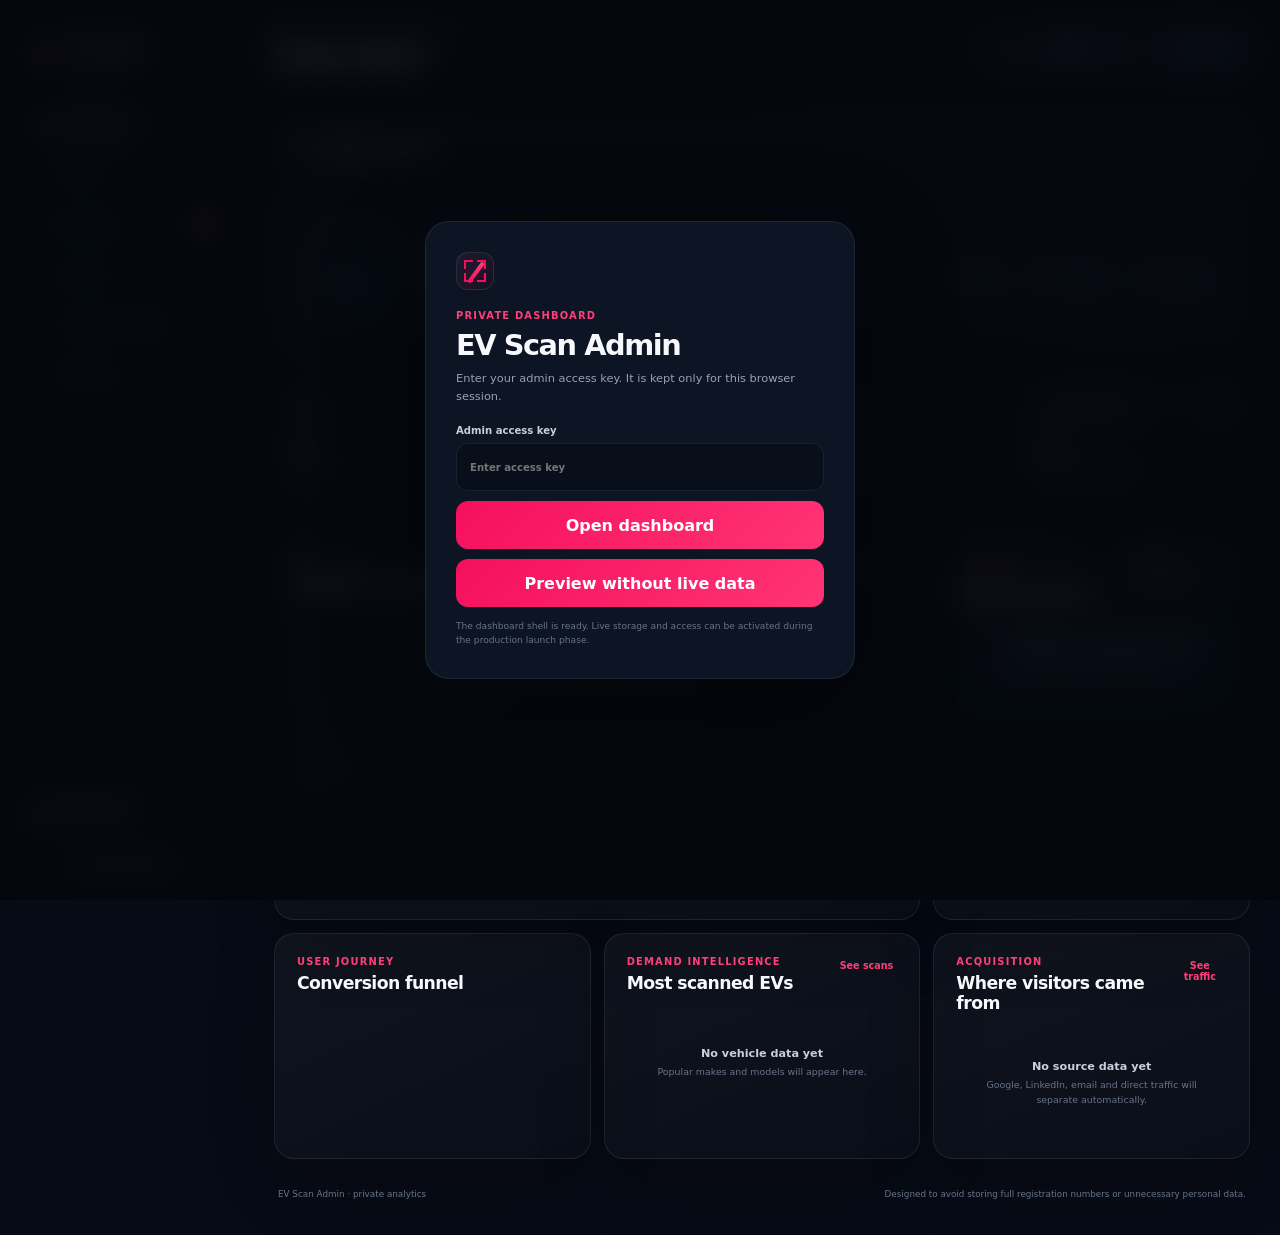
<file: admin.html>
<!doctype html>
<html lang="en-GB">
<head>
  <meta charset="utf-8" />
  <meta name="viewport" content="width=device-width,initial-scale=1" />
  <meta name="robots" content="noindex,nofollow,noarchive" />
  <meta name="theme-color" content="#070b15" />
  <title>EV Scan Admin</title>
  <link rel="stylesheet" href="/admin.css" />
</head>
<body>
  <div class="admin-app">
    <aside class="admin-sidebar">
      <a class="admin-brand" href="/" aria-label="EV Scan home">
        <span class="admin-brand-mark"><i></i><i></i><i></i><i></i></span>
        <span><b>EV Scan</b><small>Admin</small></span>
      </a>

      <nav class="admin-nav" aria-label="Admin sections">
        <button class="admin-nav-item is-active" data-view="overview"><span>⌂</span><b>Overview</b></button>
        <button class="admin-nav-item" data-view="scans"><span>⌕</span><b>Scans</b></button>
        <button class="admin-nav-item" data-view="reviews"><span>★</span><b>Reviews</b><em id="review-badge" hidden>0</em></button>
        <button class="admin-nav-item" data-view="traffic"><span>↗</span><b>Traffic</b></button>
        <button class="admin-nav-item" data-view="health"><span>⌁</span><b>Product health</b></button>
        <button class="admin-nav-item" data-view="activity"><span>≋</span><b>Activity</b></button>
      </nav>

      <div class="admin-sidebar-foot">
        <div class="source-mini" id="source-mini">
          <span class="status-dot is-waiting"></span>
          <div><b>Data collection</b><small>Checking…</small></div>
        </div>
        <button id="admin-lock" class="admin-lock">Lock dashboard</button>
      </div>
    </aside>

    <main class="admin-main">
      <header class="admin-topbar">
        <div>
          <span class="page-kicker">Private EV Scan analytics</span>
          <h1 id="page-title">Overview</h1>
        </div>
        <div class="topbar-actions">
          <label class="range-picker">
            <span>Range</span>
            <select id="range-select">
              <option value="1">Today</option>
              <option value="7">7 days</option>
              <option value="30" selected>30 days</option>
              <option value="90">90 days</option>
              <option value="365">12 months</option>
            </select>
          </label>
          <button class="refresh-button" id="refresh-dashboard"><span>↻</span> Refresh</button>
        </div>
      </header>

      <section class="system-banner" id="system-banner" hidden>
        <span class="status-dot"></span>
        <div><b id="system-banner-title">Dashboard ready</b><p id="system-banner-copy"></p></div>
      </section>

      <section class="admin-view is-active" data-panel="overview">
        <div class="health-hero admin-card">
          <div class="health-ring" id="health-ring" style="--health:0"><span><b id="health-score">—</b><small>/100</small></span></div>
          <div class="health-copy">
            <span class="card-kicker">EV Scan health</span>
            <h2 id="health-title">Waiting for live data</h2>
            <p id="health-summary">Once data collection is activated, this score will combine scan reliability, API health and front-end errors into one simple signal.</p>
          </div>
          <div class="health-flags" id="health-flags">
            <span><i class="status-dot is-waiting"></i>DVSA</span>
            <span><i class="status-dot is-waiting"></i>Auto Trader</span>
            <span><i class="status-dot is-waiting"></i>Database</span>
          </div>
        </div>

        <div class="kpi-grid">
          <article class="kpi-card admin-card"><div class="kpi-head"><span>Visitors</span><i>↗</i></div><strong id="kpi-visitors">—</strong><small id="kpi-visitors-note">Unique sessions</small><div class="mini-spark" id="spark-visitors"></div></article>
          <article class="kpi-card admin-card"><div class="kpi-head"><span>Vehicle scans</span><i>⌕</i></div><strong id="kpi-scans">—</strong><small id="kpi-scans-note">Completed scans</small><div class="mini-spark" id="spark-scans"></div></article>
          <article class="kpi-card admin-card"><div class="kpi-head"><span>Scan success</span><i>✓</i></div><strong id="kpi-success">—</strong><small id="kpi-success-note">Successful responses</small><div class="mini-spark" id="spark-success"></div></article>
          <article class="kpi-card admin-card"><div class="kpi-head"><span>Average review</span><i>★</i></div><strong id="kpi-rating">—</strong><small id="kpi-rating-note">No live reviews yet</small><div class="mini-spark" id="spark-reviews"></div></article>
        </div>

        <div class="overview-grid">
          <article class="admin-card chart-card span-2">
            <div class="card-heading"><div><span class="card-kicker">Growth</span><h2>Traffic & scans over time</h2></div><div class="chart-legend"><span><i class="legend-dot visitors"></i>Page views</span><span><i class="legend-dot scans"></i>Scans</span></div></div>
            <div class="main-chart" id="main-trend-chart"><div class="empty-state compact"><b>No history yet</b><span>Live history will build automatically after launch.</span></div></div>
          </article>

          <article class="admin-card action-card">
            <div class="card-heading"><div><span class="card-kicker">What should I improve?</span><h2>Priority actions</h2></div><span class="ai-pill">Auto insights</span></div>
            <div class="insight-list" id="insight-list">
              <div class="insight-item neutral"><i>1</i><div><b>Waiting for enough real usage</b><span>This panel will convert analytics into concrete product and SEO actions.</span></div></div>
            </div>
          </article>

          <article class="admin-card funnel-card">
            <div class="card-heading"><div><span class="card-kicker">User journey</span><h2>Conversion funnel</h2></div></div>
            <div class="funnel" id="funnel-chart"></div>
          </article>

          <article class="admin-card">
            <div class="card-heading"><div><span class="card-kicker">Demand intelligence</span><h2>Most scanned EVs</h2></div><button class="text-action" data-jump="scans">See scans</button></div>
            <div class="rank-list" id="popular-vehicles"><div class="empty-state compact"><b>No vehicle data yet</b><span>Popular makes and models will appear here.</span></div></div>
          </article>

          <article class="admin-card">
            <div class="card-heading"><div><span class="card-kicker">Acquisition</span><h2>Where visitors came from</h2></div><button class="text-action" data-jump="traffic">See traffic</button></div>
            <div class="bar-list" id="source-bars"><div class="empty-state compact"><b>No source data yet</b><span>Google, LinkedIn, email and direct traffic will separate automatically.</span></div></div>
          </article>
        </div>
      </section>

      <section class="admin-view" data-panel="scans">
        <div class="section-intro"><div><span class="card-kicker">Vehicle intelligence</span><h2>Understand what people are checking.</h2><p>See which EVs are attracting attention, how often scans succeed and where users run into missing data.</p></div></div>
        <div class="kpi-grid three">
          <article class="kpi-card admin-card"><span>Total scans</span><strong id="scan-total">—</strong><small>Selected period</small></article>
          <article class="kpi-card admin-card"><span>Successful</span><strong id="scan-successful">—</strong><small>Returned usable data</small></article>
          <article class="kpi-card admin-card"><span>Failed / incomplete</span><strong id="scan-failed">—</strong><small>Needs investigation</small></article>
        </div>
        <div class="two-column-grid">
          <article class="admin-card"><div class="card-heading"><div><span class="card-kicker">Top vehicles</span><h2>Models people scan most</h2></div></div><div class="rank-list large" id="scan-vehicles"></div></article>
          <article class="admin-card"><div class="card-heading"><div><span class="card-kicker">API performance</span><h2>Data providers</h2></div></div><div class="api-list" id="scan-api"></div></article>
        </div>
      </section>

      <section class="admin-view" data-panel="reviews">
        <div class="section-intro split"><div><span class="card-kicker">Customer voice</span><h2>Real feedback, controlled by you.</h2><p>Approve genuine reviews for future homepage use, hide unhelpful submissions or delete them entirely.</p></div><div class="review-summary"><span>Average rating</span><strong id="review-average">—</strong><small id="review-summary-count">No reviews yet</small></div></div>
        <div class="review-toolbar admin-card"><div><b id="review-pending-text">0 awaiting approval</b><span>Only approved reviews should ever appear publicly.</span></div><div class="review-filters"><button class="is-active" data-review-filter="all">All</button><button data-review-filter="pending">Pending</button><button data-review-filter="approved">Approved</button><button data-review-filter="hidden">Hidden</button></div></div>
        <div class="review-grid" id="review-grid"><div class="empty-state admin-card"><b>No live reviews yet</b><span>When review storage is activated, submissions will land here automatically.</span></div></div>
      </section>

      <section class="admin-view" data-panel="traffic">
        <div class="section-intro"><div><span class="card-kicker">Acquisition & content</span><h2>See how people actually discover EV Scan.</h2><p>Track traffic sources, landing pages and device mix without needing to jump between dashboards.</p></div></div>
        <div class="traffic-grid">
          <article class="admin-card span-2"><div class="card-heading"><div><span class="card-kicker">Top content</span><h2>Most viewed pages</h2></div></div><div class="table-wrap"><table><thead><tr><th>Page</th><th>Views</th><th>Visitors</th></tr></thead><tbody id="top-pages"></tbody></table></div></article>
          <article class="admin-card"><div class="card-heading"><div><span class="card-kicker">Channels</span><h2>Traffic sources</h2></div></div><div class="bar-list" id="traffic-sources"></div></article>
          <article class="admin-card"><div class="card-heading"><div><span class="card-kicker">Devices</span><h2>How people browse</h2></div></div><div class="donut-wrap"><div class="donut" id="device-donut"><span>—</span></div><div class="donut-legend" id="device-legend"></div></div></article>
        </div>
      </section>

      <section class="admin-view" data-panel="health">
        <div class="section-intro"><div><span class="card-kicker">Reliability</span><h2>Know when EV Scan has a problem before users tell you.</h2><p>Provider uptime, response speed and front-end errors are brought together in one place.</p></div></div>
        <div class="two-column-grid health-grid">
          <article class="admin-card"><div class="card-heading"><div><span class="card-kicker">Integrations</span><h2>API health</h2></div></div><div class="api-list large" id="health-api"></div></article>
          <article class="admin-card"><div class="card-heading"><div><span class="card-kicker">Errors</span><h2>Recent problems</h2></div><span class="danger-count" id="error-count">0</span></div><div class="error-list" id="error-list"><div class="empty-state compact"><b>No errors recorded</b><span>That is what we want to see.</span></div></div></article>
        </div>
      </section>

      <section class="admin-view" data-panel="activity">
        <div class="section-intro split"><div><span class="card-kicker">Timeline</span><h2>Everything important, in order.</h2><p>A privacy-conscious activity stream of page views, scans, reviews, errors and partner interactions.</p></div><span class="live-pill"><i></i>Recent activity</span></div>
        <article class="admin-card activity-card"><div class="activity-list" id="activity-list"><div class="empty-state"><b>No activity yet</b><span>Events will appear here after data collection is activated.</span></div></div></article>
      </section>

      <footer class="admin-footer">
        <span>EV Scan Admin · private analytics</span>
        <span>Designed to avoid storing full registration numbers or unnecessary personal data.</span>
      </footer>
    </main>
  </div>

  <div class="login-overlay" id="login-overlay">
    <form class="login-card" id="admin-login-form">
      <div class="login-mark"><span class="admin-brand-mark"><i></i><i></i><i></i><i></i></span></div>
      <span class="card-kicker">Private dashboard</span>
      <h2>EV Scan Admin</h2>
      <p>Enter your admin access key. It is kept only for this browser session.</p>
      <label><span>Admin access key</span><input id="admin-token" type="password" autocomplete="current-password" placeholder="Enter access key" /></label>
      <button type="submit">Open dashboard</button>
      <button type="button" id="preview-dashboard" class="preview-dashboard-button">Preview without live data</button>
      <small id="login-message">The dashboard shell is ready. Live storage and access can be activated during the production launch phase.</small>
    </form>
  </div>

  <script src="/admin.js"></script>
</body>
</html>
</file>
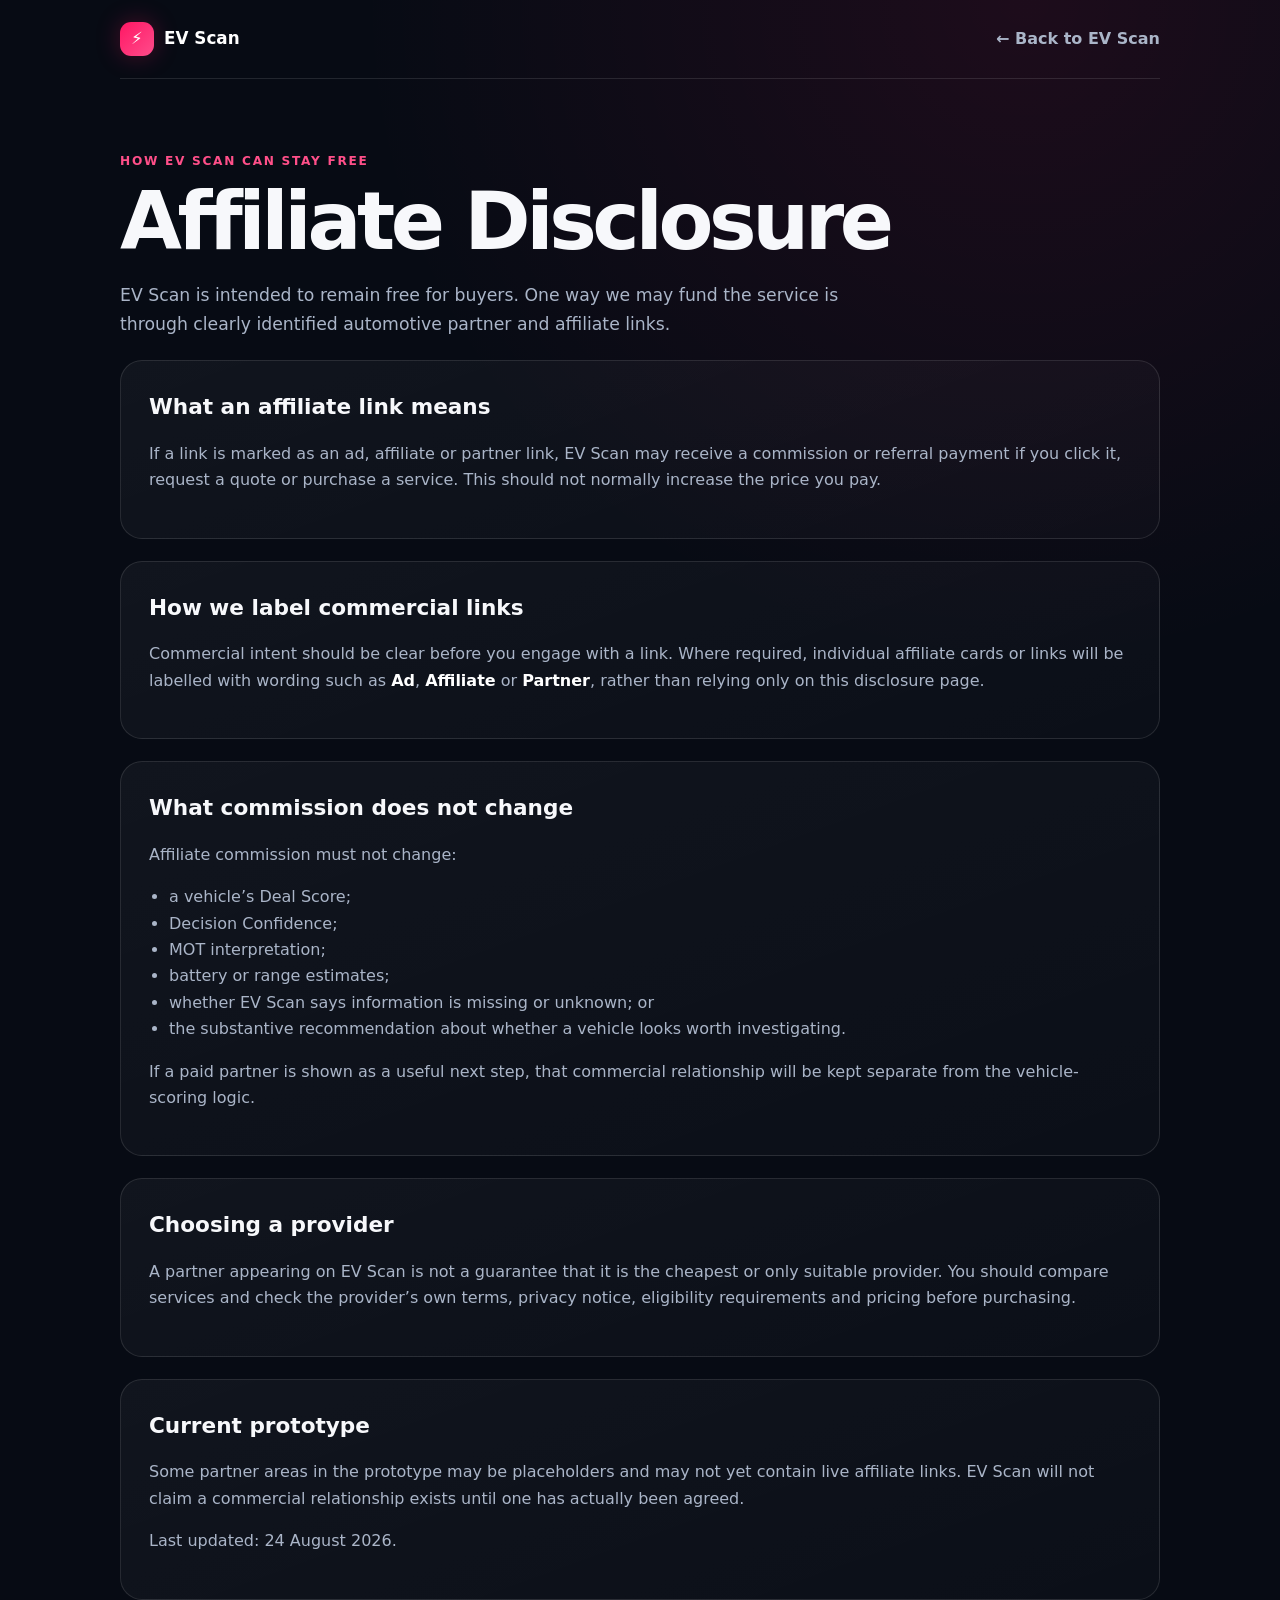
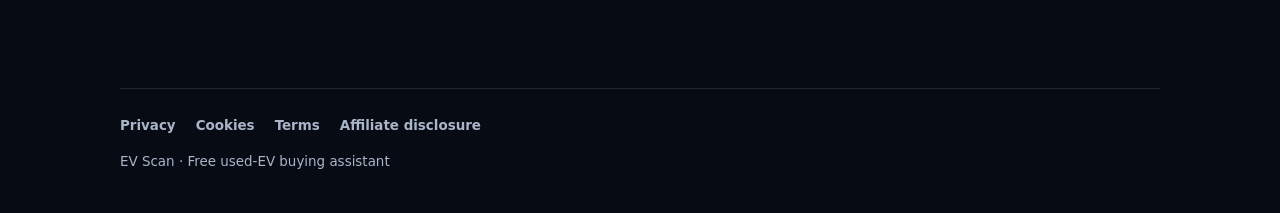
<file: affiliate-disclosure.html>
<!doctype html><html lang="en"><head><meta charset="utf-8"><meta name="viewport" content="width=device-width,initial-scale=1"><meta name="description" content="EV Scan affiliate disclosure"><title>Affiliate Disclosure — EV Scan</title><link rel="stylesheet" href="/legal.css"></head><body><div class="legal-shell"><header class="legal-header"><a class="legal-brand" href="/"><span class="legal-brand-mark">⚡</span><span>EV Scan</span></a><a class="back-link" href="/">← Back to EV Scan</a></header><main class="legal-main"><div class="eyebrow">How EV Scan can stay free</div><h1>Affiliate Disclosure</h1><p class="intro">EV Scan is intended to remain free for buyers. One way we may fund the service is through clearly identified automotive partner and affiliate links.</p><section class="legal-section"><h2>What an affiliate link means</h2><p>If a link is marked as an ad, affiliate or partner link, EV Scan may receive a commission or referral payment if you click it, request a quote or purchase a service. This should not normally increase the price you pay.</p></section><section class="legal-section"><h2>How we label commercial links</h2><p>Commercial intent should be clear before you engage with a link. Where required, individual affiliate cards or links will be labelled with wording such as <strong>Ad</strong>, <strong>Affiliate</strong> or <strong>Partner</strong>, rather than relying only on this disclosure page.</p></section><section class="legal-section"><h2>What commission does not change</h2><p>Affiliate commission must not change:</p><ul><li>a vehicle’s Deal Score;</li><li>Decision Confidence;</li><li>MOT interpretation;</li><li>battery or range estimates;</li><li>whether EV Scan says information is missing or unknown; or</li><li>the substantive recommendation about whether a vehicle looks worth investigating.</li></ul><p>If a paid partner is shown as a useful next step, that commercial relationship will be kept separate from the vehicle-scoring logic.</p></section><section class="legal-section"><h2>Choosing a provider</h2><p>A partner appearing on EV Scan is not a guarantee that it is the cheapest or only suitable provider. You should compare services and check the provider’s own terms, privacy notice, eligibility requirements and pricing before purchasing.</p></section><section class="legal-section"><h2>Current prototype</h2><p>Some partner areas in the prototype may be placeholders and may not yet contain live affiliate links. EV Scan will not claim a commercial relationship exists until one has actually been agreed.</p><p>Last updated: 24 August 2026.</p></section></main><footer class="legal-footer"><nav class="legal-links"><a href="/privacy.html">Privacy</a><a href="/cookies.html">Cookies</a><a href="/terms.html">Terms</a><a href="/affiliate-disclosure.html">Affiliate disclosure</a></nav><span>EV Scan · Free used-EV buying assistant</span></footer></div></body></html>
</file>
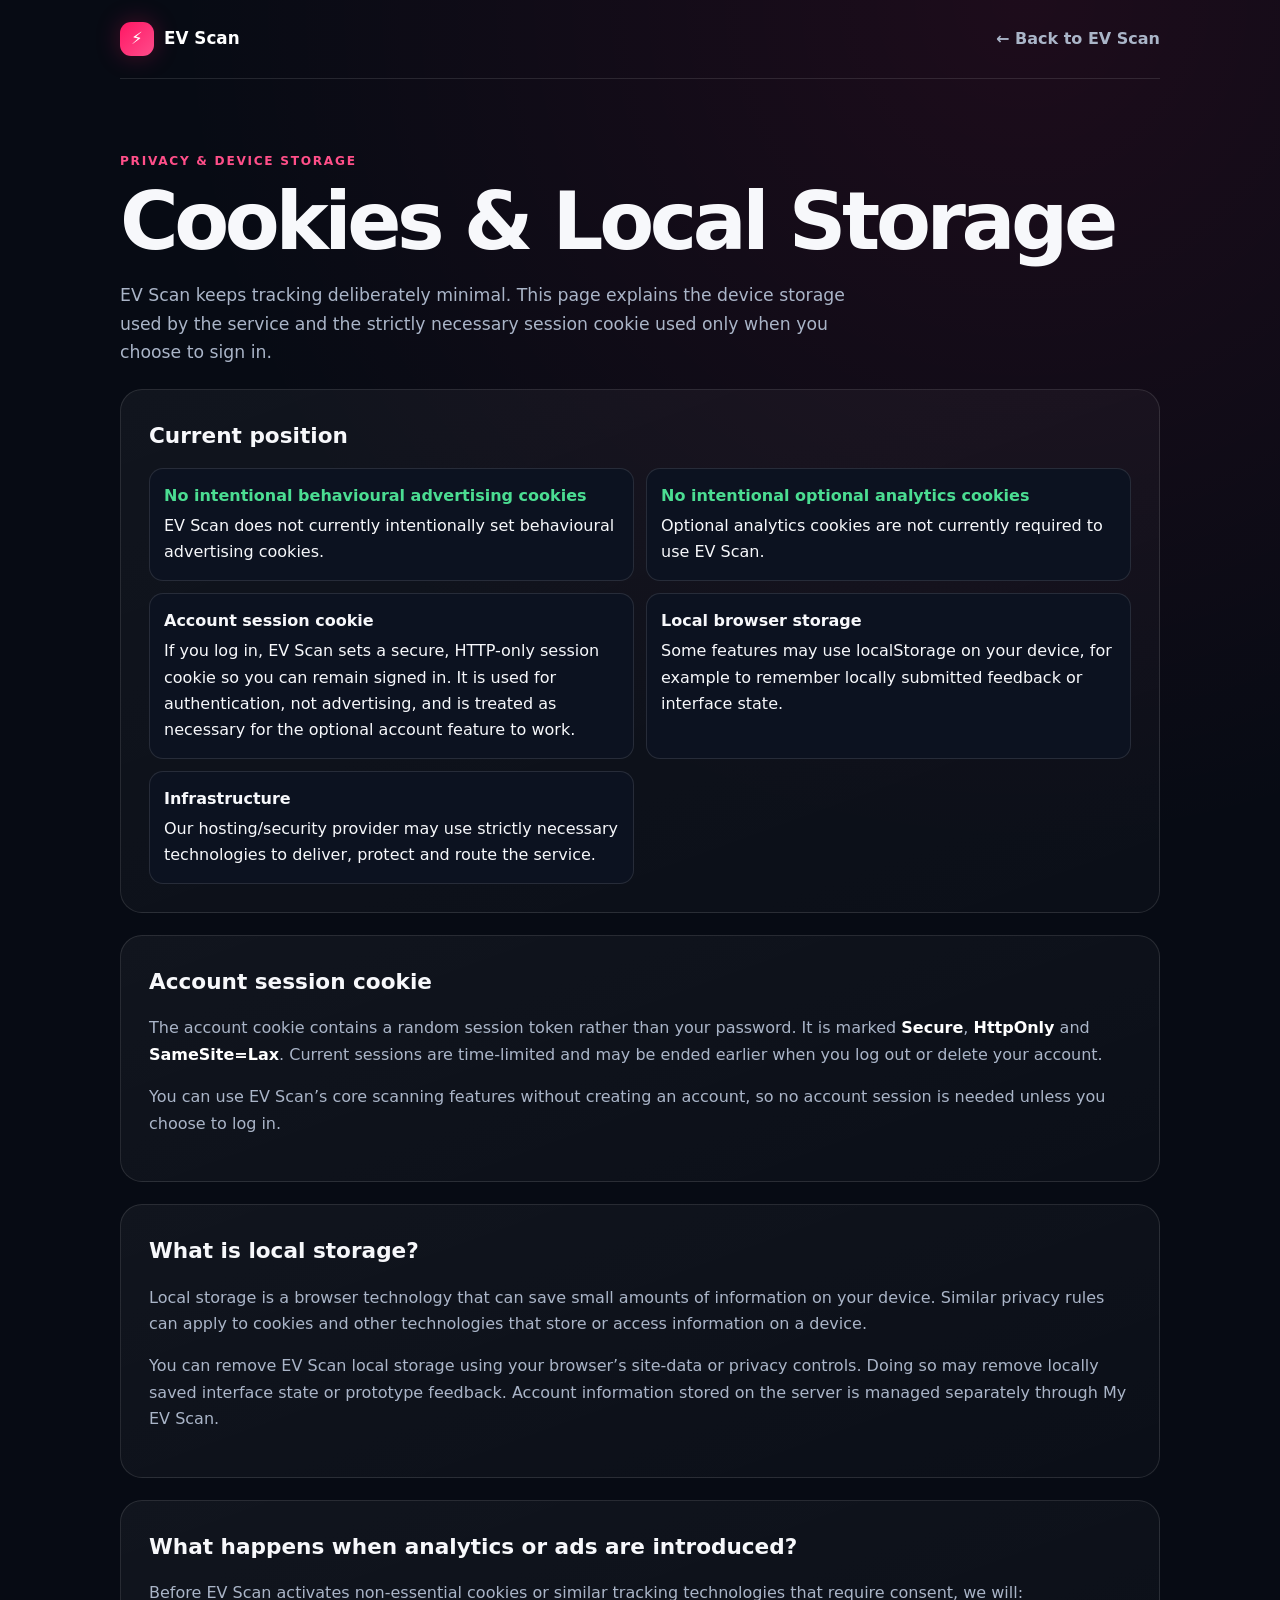
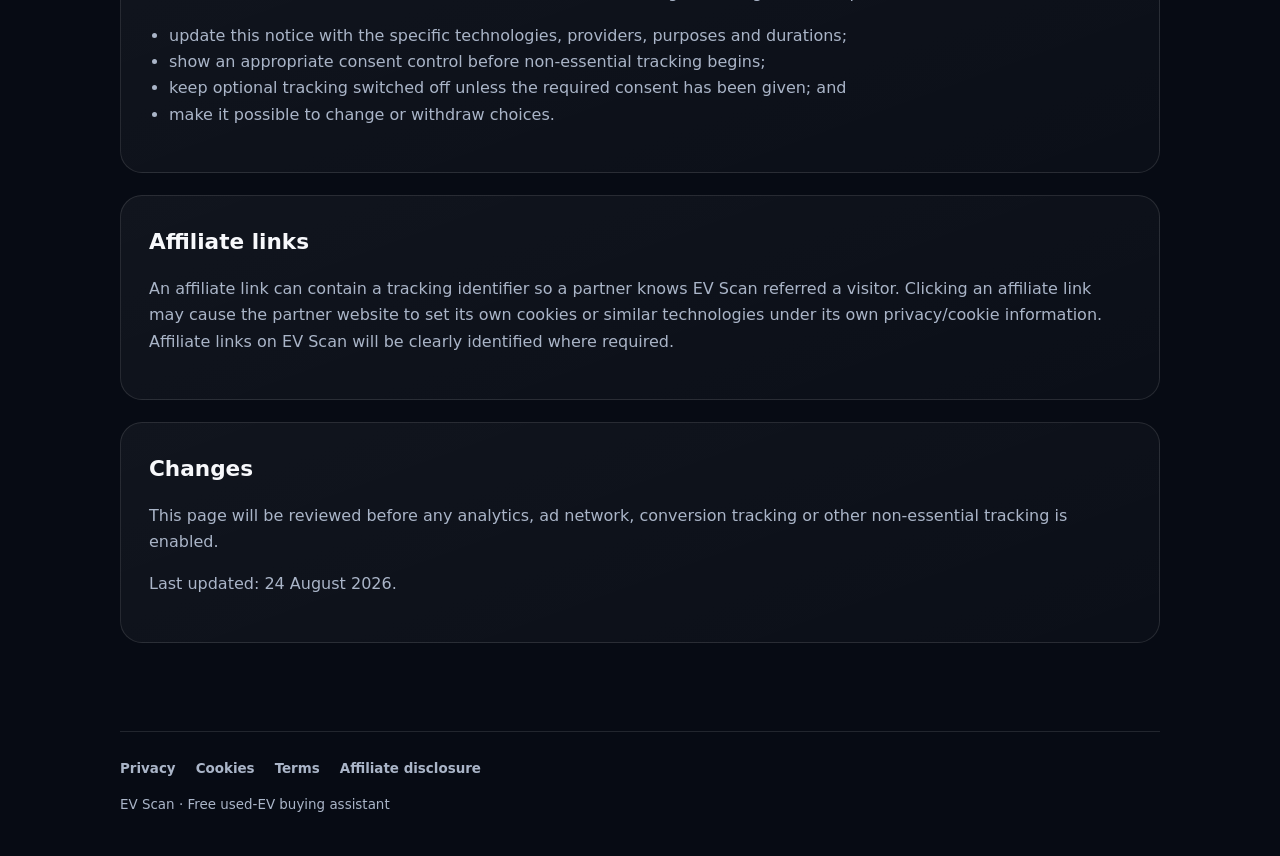
<file: cookies.html>
<!doctype html><html lang="en"><head><meta charset="utf-8"><meta name="viewport" content="width=device-width,initial-scale=1"><meta name="description" content="EV Scan cookie and local storage notice"><title>Cookies — EV Scan</title><link rel="stylesheet" href="/legal.css"></head><body><div class="legal-shell"><header class="legal-header"><a class="legal-brand" href="/"><span class="legal-brand-mark">⚡</span><span>EV Scan</span></a><a class="back-link" href="/">← Back to EV Scan</a></header><main class="legal-main"><div class="eyebrow">Privacy & device storage</div><h1>Cookies & Local Storage</h1><p class="intro">EV Scan keeps tracking deliberately minimal. This page explains the device storage used by the service and the strictly necessary session cookie used only when you choose to sign in.</p><section class="legal-section"><h2>Current position</h2><div class="status-grid"><div class="status-item"><b class="status-good">No intentional behavioural advertising cookies</b><span>EV Scan does not currently intentionally set behavioural advertising cookies.</span></div><div class="status-item"><b class="status-good">No intentional optional analytics cookies</b><span>Optional analytics cookies are not currently required to use EV Scan.</span></div><div class="status-item"><b>Account session cookie</b><span>If you log in, EV Scan sets a secure, HTTP-only session cookie so you can remain signed in. It is used for authentication, not advertising, and is treated as necessary for the optional account feature to work.</span></div><div class="status-item"><b>Local browser storage</b><span>Some features may use localStorage on your device, for example to remember locally submitted feedback or interface state.</span></div><div class="status-item"><b>Infrastructure</b><span>Our hosting/security provider may use strictly necessary technologies to deliver, protect and route the service.</span></div></div></section><section class="legal-section"><h2>Account session cookie</h2><p>The account cookie contains a random session token rather than your password. It is marked <strong>Secure</strong>, <strong>HttpOnly</strong> and <strong>SameSite=Lax</strong>. Current sessions are time-limited and may be ended earlier when you log out or delete your account.</p><p>You can use EV Scan’s core scanning features without creating an account, so no account session is needed unless you choose to log in.</p></section><section class="legal-section"><h2>What is local storage?</h2><p>Local storage is a browser technology that can save small amounts of information on your device. Similar privacy rules can apply to cookies and other technologies that store or access information on a device.</p><p>You can remove EV Scan local storage using your browser’s site-data or privacy controls. Doing so may remove locally saved interface state or prototype feedback. Account information stored on the server is managed separately through My EV Scan.</p></section><section class="legal-section"><h2>What happens when analytics or ads are introduced?</h2><p>Before EV Scan activates non-essential cookies or similar tracking technologies that require consent, we will:</p><ul><li>update this notice with the specific technologies, providers, purposes and durations;</li><li>show an appropriate consent control before non-essential tracking begins;</li><li>keep optional tracking switched off unless the required consent has been given; and</li><li>make it possible to change or withdraw choices.</li></ul></section><section class="legal-section"><h2>Affiliate links</h2><p>An affiliate link can contain a tracking identifier so a partner knows EV Scan referred a visitor. Clicking an affiliate link may cause the partner website to set its own cookies or similar technologies under its own privacy/cookie information. Affiliate links on EV Scan will be clearly identified where required.</p></section><section class="legal-section"><h2>Changes</h2><p>This page will be reviewed before any analytics, ad network, conversion tracking or other non-essential tracking is enabled.</p><p>Last updated: 24 August 2026.</p></section></main><footer class="legal-footer"><nav class="legal-links"><a href="/privacy.html">Privacy</a><a href="/cookies.html">Cookies</a><a href="/terms.html">Terms</a><a href="/affiliate-disclosure.html">Affiliate disclosure</a></nav><span>EV Scan · Free used-EV buying assistant</span></footer></div></body></html>
</file>
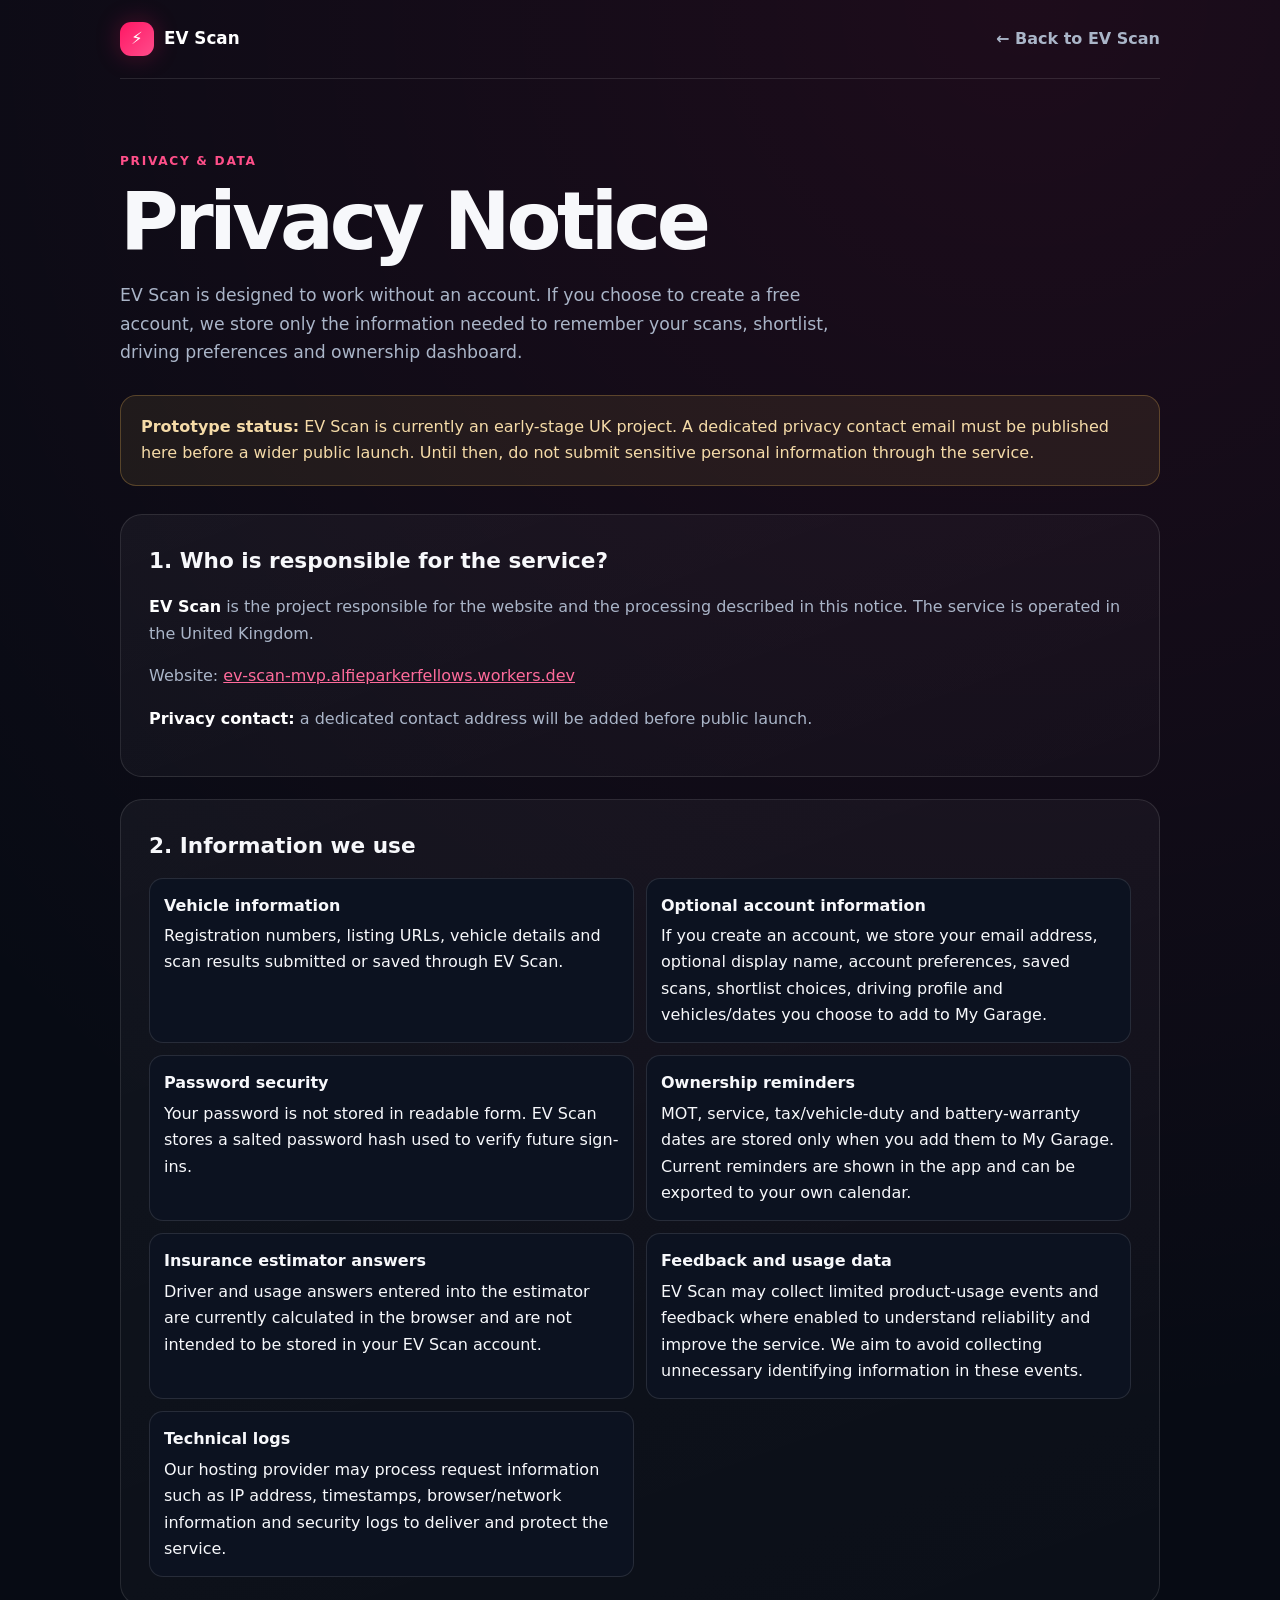
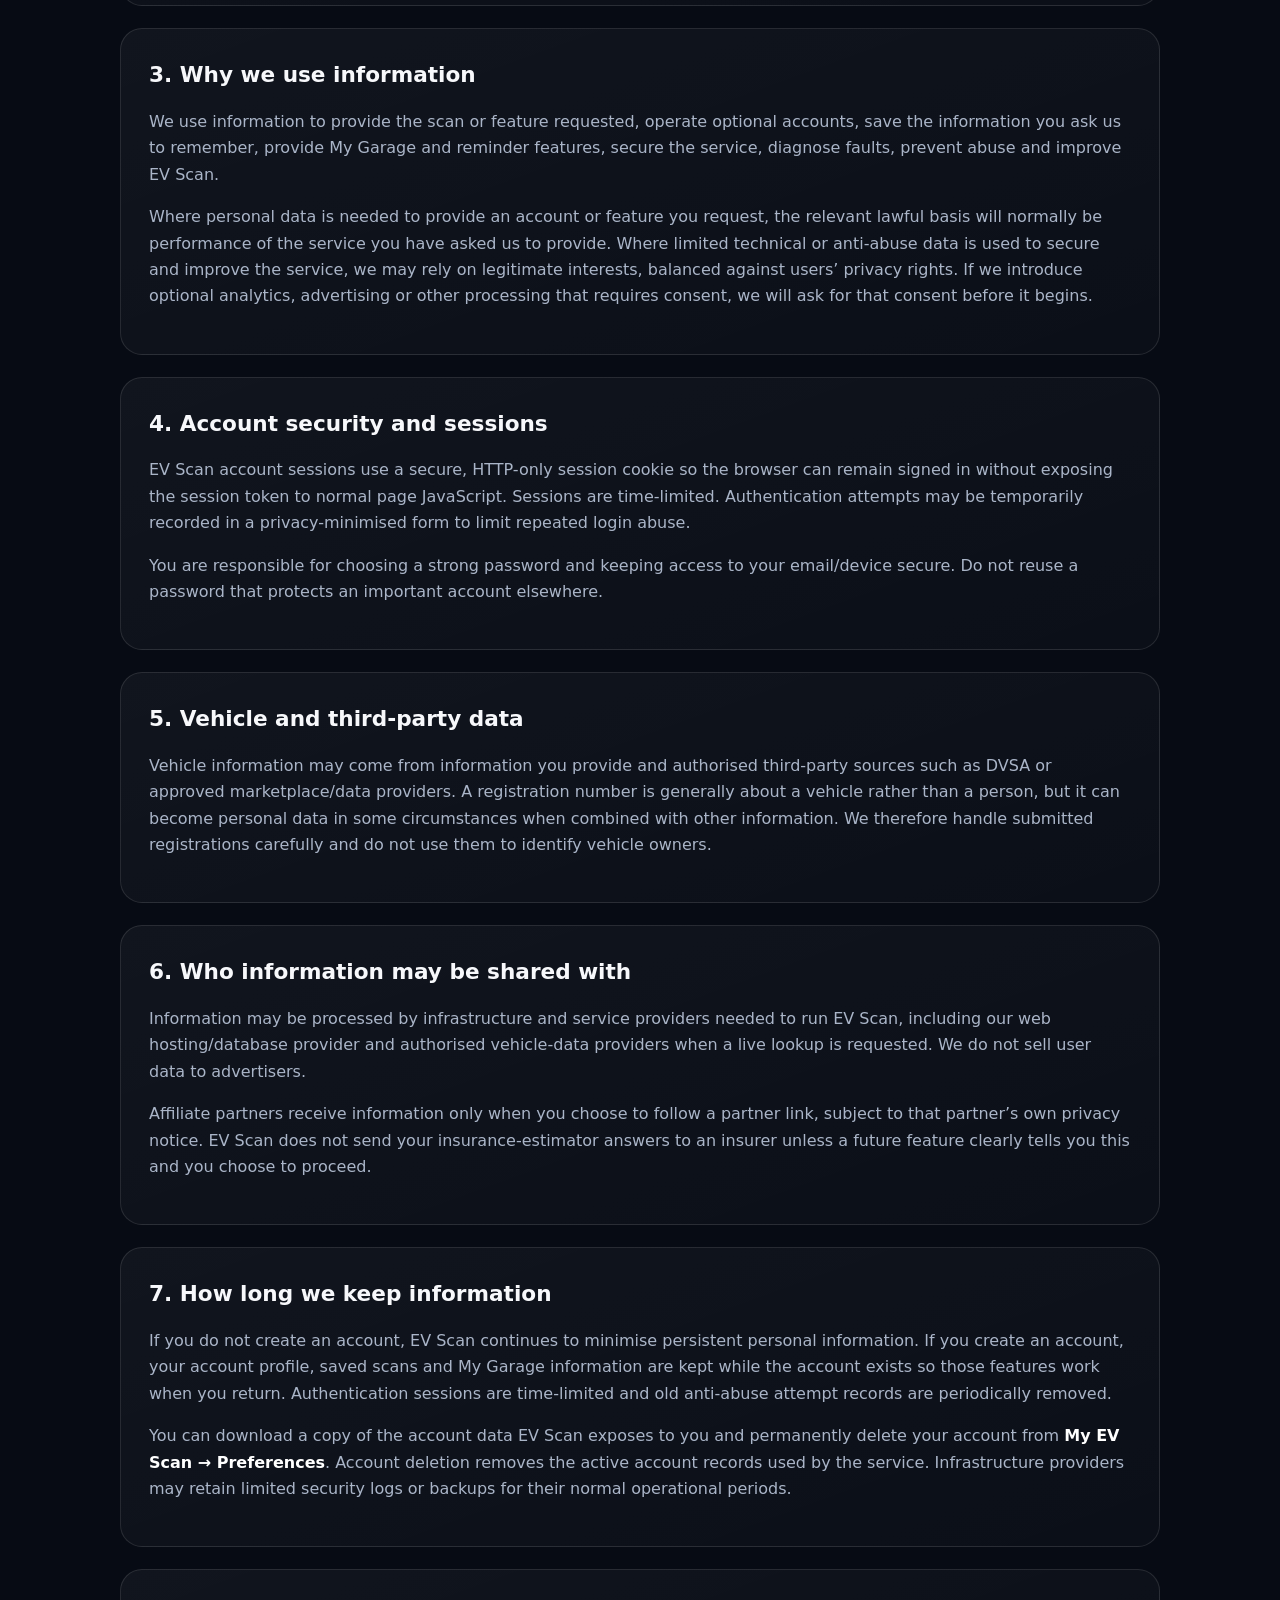
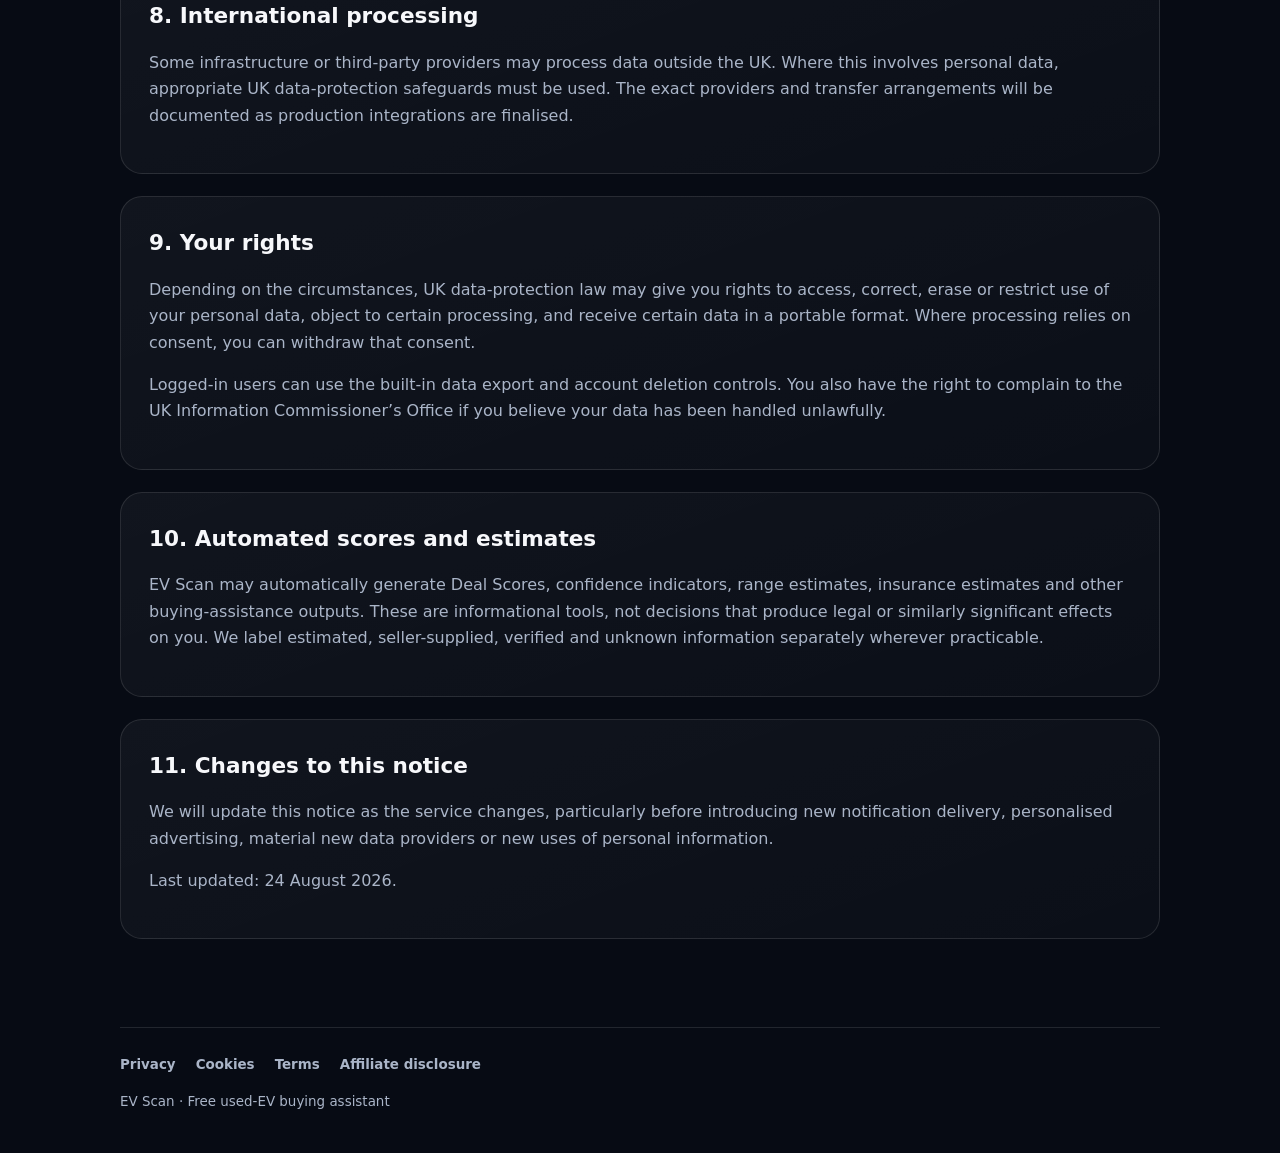
<file: privacy.html>
<!doctype html><html lang="en"><head><meta charset="utf-8"><meta name="viewport" content="width=device-width,initial-scale=1"><meta name="description" content="EV Scan privacy notice"><title>Privacy Notice — EV Scan</title><link rel="stylesheet" href="/legal.css"></head><body><div class="legal-shell"><header class="legal-header"><a class="legal-brand" href="/"><span class="legal-brand-mark">⚡</span><span>EV Scan</span></a><a class="back-link" href="/">← Back to EV Scan</a></header><main class="legal-main"><div class="eyebrow">Privacy & data</div><h1>Privacy Notice</h1><p class="intro">EV Scan is designed to work without an account. If you choose to create a free account, we store only the information needed to remember your scans, shortlist, driving preferences and ownership dashboard.</p><div class="legal-note"><strong>Prototype status:</strong> EV Scan is currently an early-stage UK project. A dedicated privacy contact email must be published here before a wider public launch. Until then, do not submit sensitive personal information through the service.</div><section class="legal-section"><h2>1. Who is responsible for the service?</h2><p><strong>EV Scan</strong> is the project responsible for the website and the processing described in this notice. The service is operated in the United Kingdom.</p><p>Website: <a href="https://ev-scan-mvp.alfieparkerfellows.workers.dev/">ev-scan-mvp.alfieparkerfellows.workers.dev</a></p><p><strong>Privacy contact:</strong> a dedicated contact address will be added before public launch.</p></section><section class="legal-section"><h2>2. Information we use</h2><div class="status-grid"><div class="status-item"><b>Vehicle information</b><span>Registration numbers, listing URLs, vehicle details and scan results submitted or saved through EV Scan.</span></div><div class="status-item"><b>Optional account information</b><span>If you create an account, we store your email address, optional display name, account preferences, saved scans, shortlist choices, driving profile and vehicles/dates you choose to add to My Garage.</span></div><div class="status-item"><b>Password security</b><span>Your password is not stored in readable form. EV Scan stores a salted password hash used to verify future sign-ins.</span></div><div class="status-item"><b>Ownership reminders</b><span>MOT, service, tax/vehicle-duty and battery-warranty dates are stored only when you add them to My Garage. Current reminders are shown in the app and can be exported to your own calendar.</span></div><div class="status-item"><b>Insurance estimator answers</b><span>Driver and usage answers entered into the estimator are currently calculated in the browser and are not intended to be stored in your EV Scan account.</span></div><div class="status-item"><b>Feedback and usage data</b><span>EV Scan may collect limited product-usage events and feedback where enabled to understand reliability and improve the service. We aim to avoid collecting unnecessary identifying information in these events.</span></div><div class="status-item"><b>Technical logs</b><span>Our hosting provider may process request information such as IP address, timestamps, browser/network information and security logs to deliver and protect the service.</span></div></div></section><section class="legal-section"><h2>3. Why we use information</h2><p>We use information to provide the scan or feature requested, operate optional accounts, save the information you ask us to remember, provide My Garage and reminder features, secure the service, diagnose faults, prevent abuse and improve EV Scan.</p><p>Where personal data is needed to provide an account or feature you request, the relevant lawful basis will normally be performance of the service you have asked us to provide. Where limited technical or anti-abuse data is used to secure and improve the service, we may rely on legitimate interests, balanced against users’ privacy rights. If we introduce optional analytics, advertising or other processing that requires consent, we will ask for that consent before it begins.</p></section><section class="legal-section"><h2>4. Account security and sessions</h2><p>EV Scan account sessions use a secure, HTTP-only session cookie so the browser can remain signed in without exposing the session token to normal page JavaScript. Sessions are time-limited. Authentication attempts may be temporarily recorded in a privacy-minimised form to limit repeated login abuse.</p><p>You are responsible for choosing a strong password and keeping access to your email/device secure. Do not reuse a password that protects an important account elsewhere.</p></section><section class="legal-section"><h2>5. Vehicle and third-party data</h2><p>Vehicle information may come from information you provide and authorised third-party sources such as DVSA or approved marketplace/data providers. A registration number is generally about a vehicle rather than a person, but it can become personal data in some circumstances when combined with other information. We therefore handle submitted registrations carefully and do not use them to identify vehicle owners.</p></section><section class="legal-section"><h2>6. Who information may be shared with</h2><p>Information may be processed by infrastructure and service providers needed to run EV Scan, including our web hosting/database provider and authorised vehicle-data providers when a live lookup is requested. We do not sell user data to advertisers.</p><p>Affiliate partners receive information only when you choose to follow a partner link, subject to that partner’s own privacy notice. EV Scan does not send your insurance-estimator answers to an insurer unless a future feature clearly tells you this and you choose to proceed.</p></section><section class="legal-section"><h2>7. How long we keep information</h2><p>If you do not create an account, EV Scan continues to minimise persistent personal information. If you create an account, your account profile, saved scans and My Garage information are kept while the account exists so those features work when you return. Authentication sessions are time-limited and old anti-abuse attempt records are periodically removed.</p><p>You can download a copy of the account data EV Scan exposes to you and permanently delete your account from <strong>My EV Scan → Preferences</strong>. Account deletion removes the active account records used by the service. Infrastructure providers may retain limited security logs or backups for their normal operational periods.</p></section><section class="legal-section"><h2>8. International processing</h2><p>Some infrastructure or third-party providers may process data outside the UK. Where this involves personal data, appropriate UK data-protection safeguards must be used. The exact providers and transfer arrangements will be documented as production integrations are finalised.</p></section><section class="legal-section"><h2>9. Your rights</h2><p>Depending on the circumstances, UK data-protection law may give you rights to access, correct, erase or restrict use of your personal data, object to certain processing, and receive certain data in a portable format. Where processing relies on consent, you can withdraw that consent.</p><p>Logged-in users can use the built-in data export and account deletion controls. You also have the right to complain to the UK Information Commissioner’s Office if you believe your data has been handled unlawfully.</p></section><section class="legal-section"><h2>10. Automated scores and estimates</h2><p>EV Scan may automatically generate Deal Scores, confidence indicators, range estimates, insurance estimates and other buying-assistance outputs. These are informational tools, not decisions that produce legal or similarly significant effects on you. We label estimated, seller-supplied, verified and unknown information separately wherever practicable.</p></section><section class="legal-section"><h2>11. Changes to this notice</h2><p>We will update this notice as the service changes, particularly before introducing new notification delivery, personalised advertising, material new data providers or new uses of personal information.</p><p>Last updated: 24 August 2026.</p></section></main><footer class="legal-footer"><nav class="legal-links"><a href="/privacy.html">Privacy</a><a href="/cookies.html">Cookies</a><a href="/terms.html">Terms</a><a href="/affiliate-disclosure.html">Affiliate disclosure</a></nav><span>EV Scan · Free used-EV buying assistant</span></footer></div></body></html>
</file>
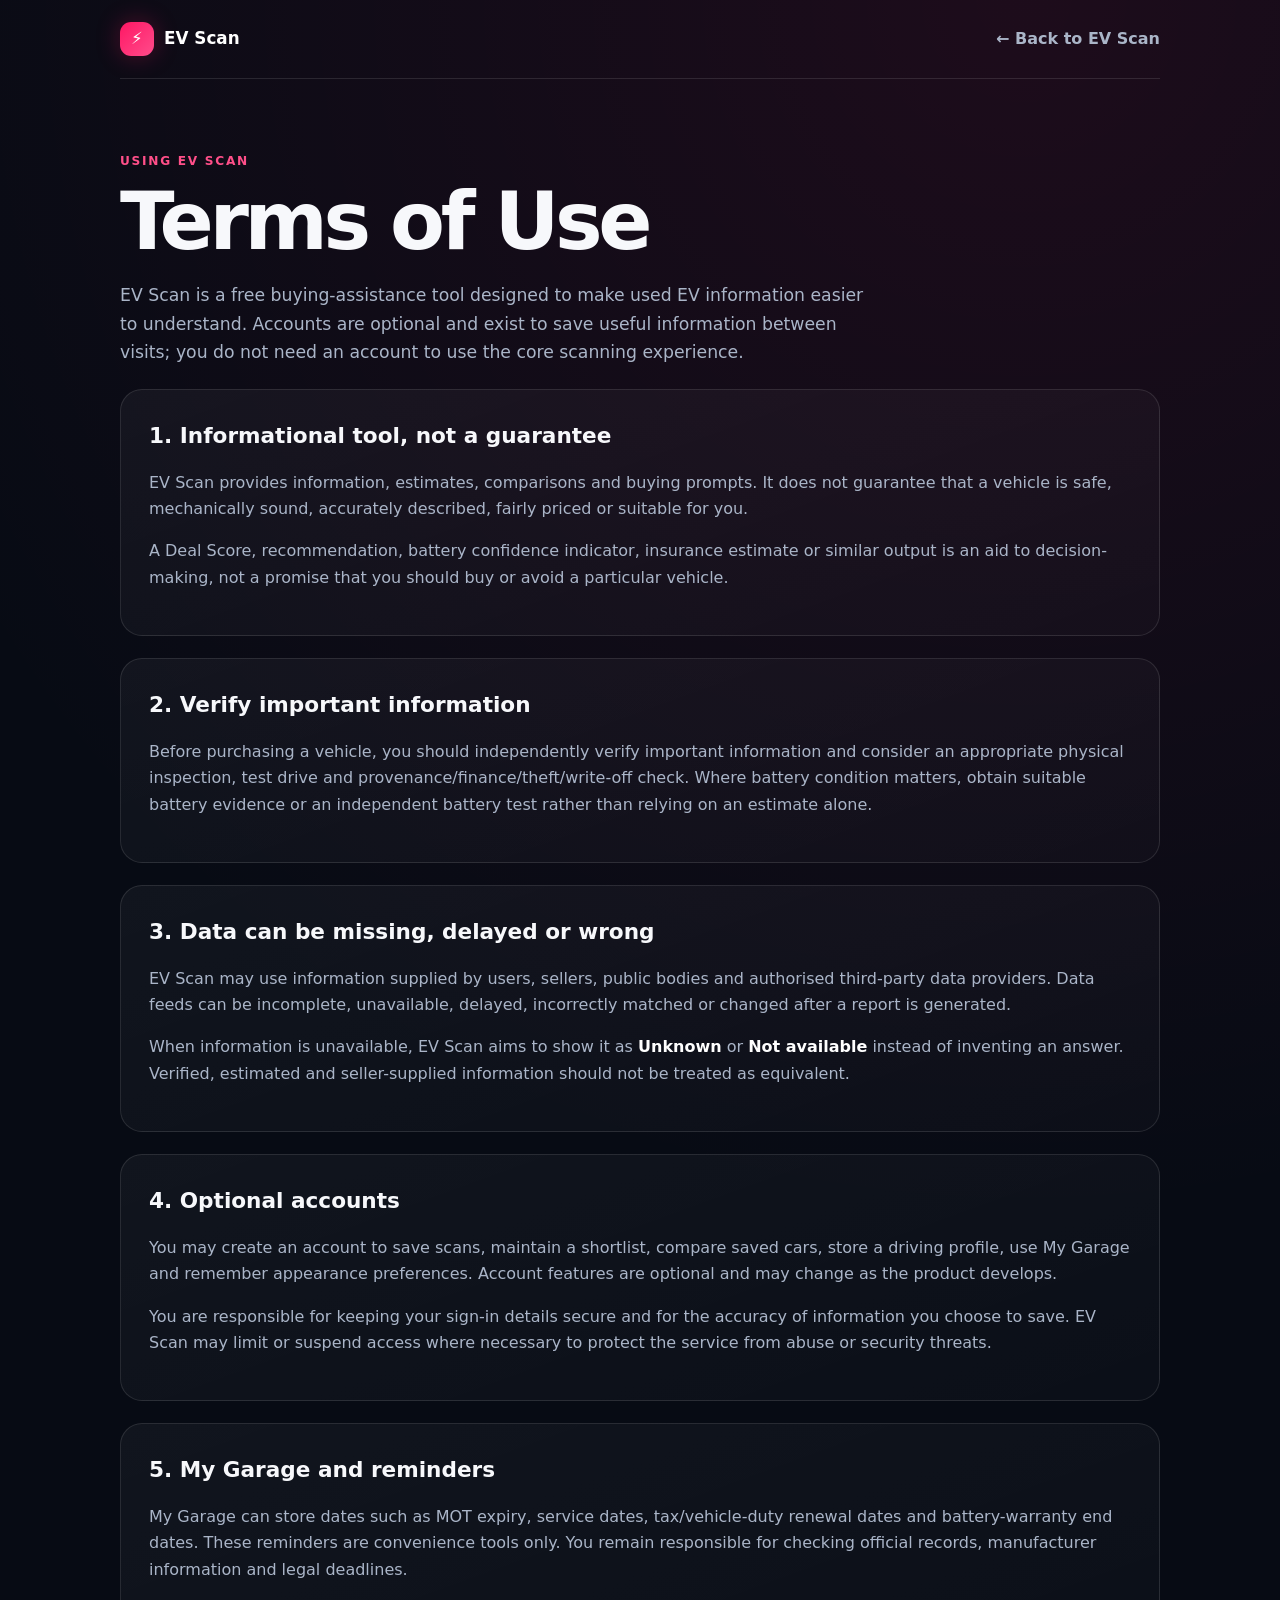
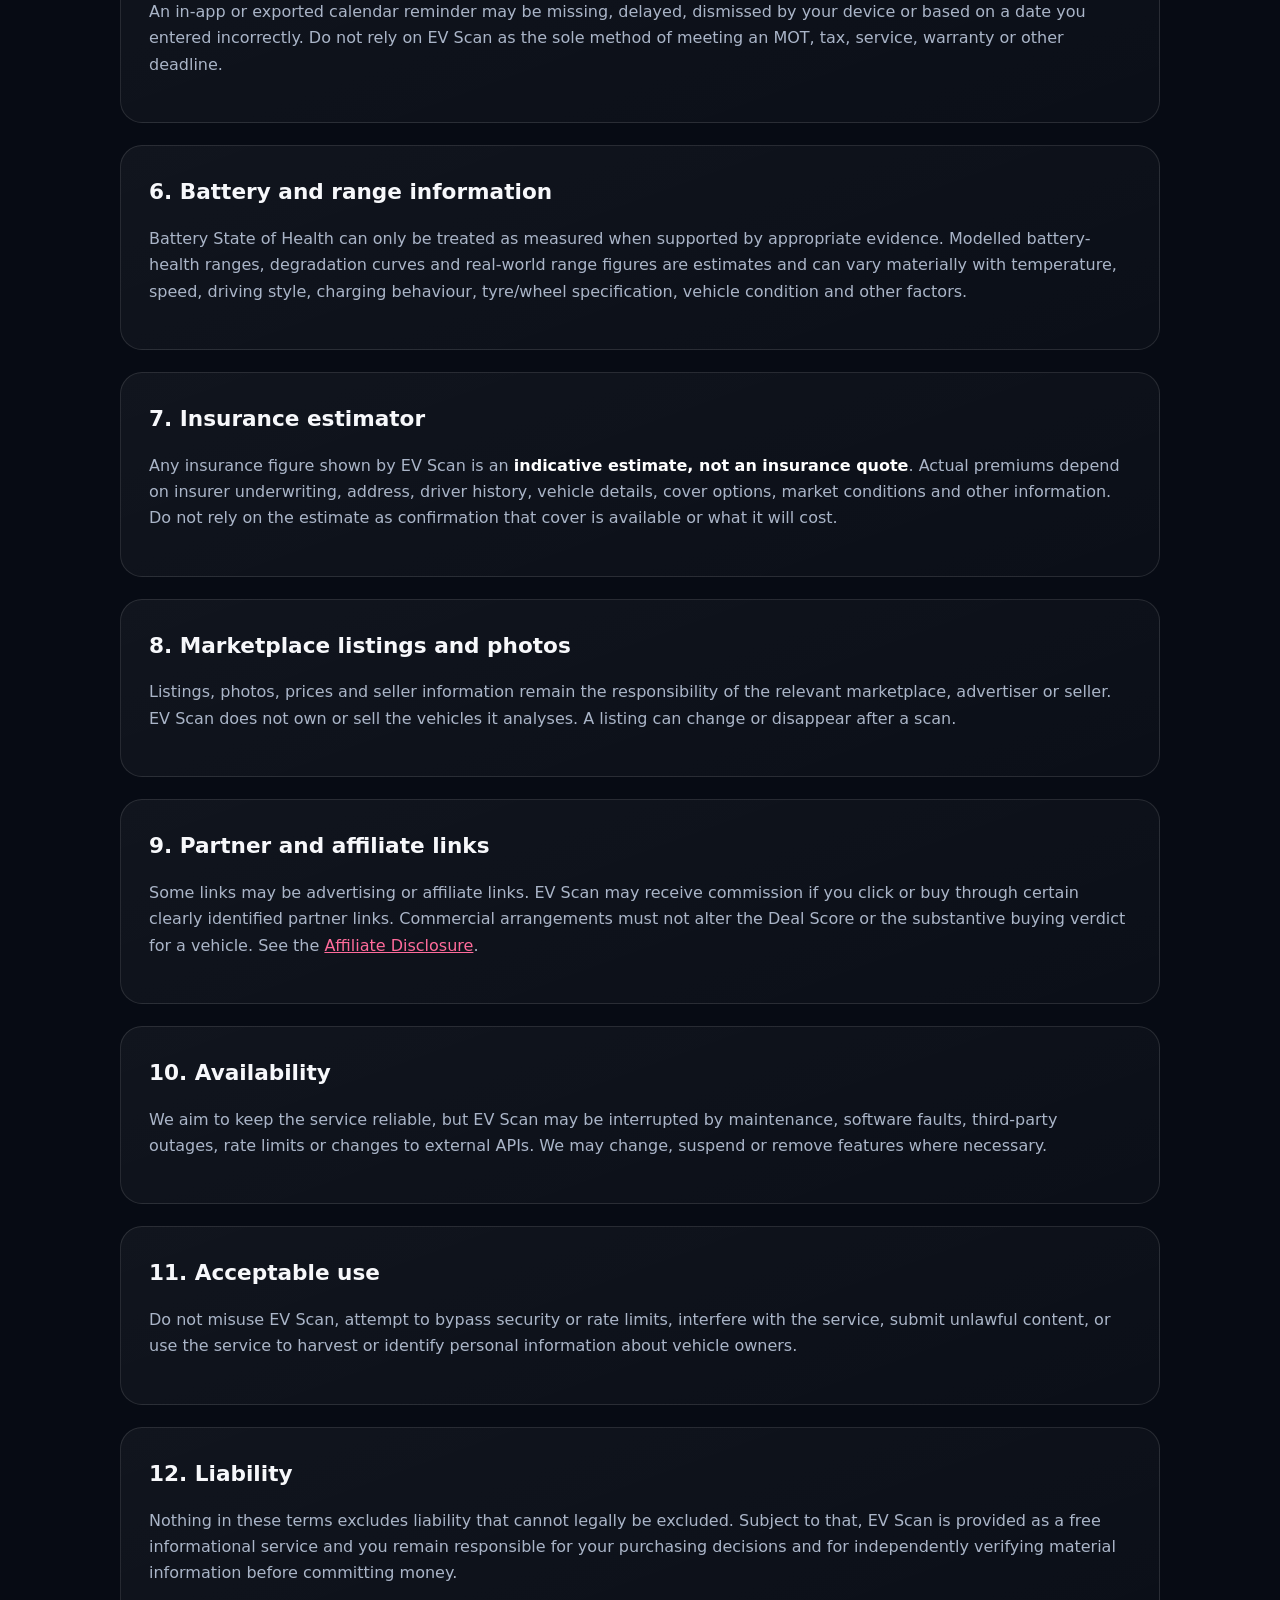
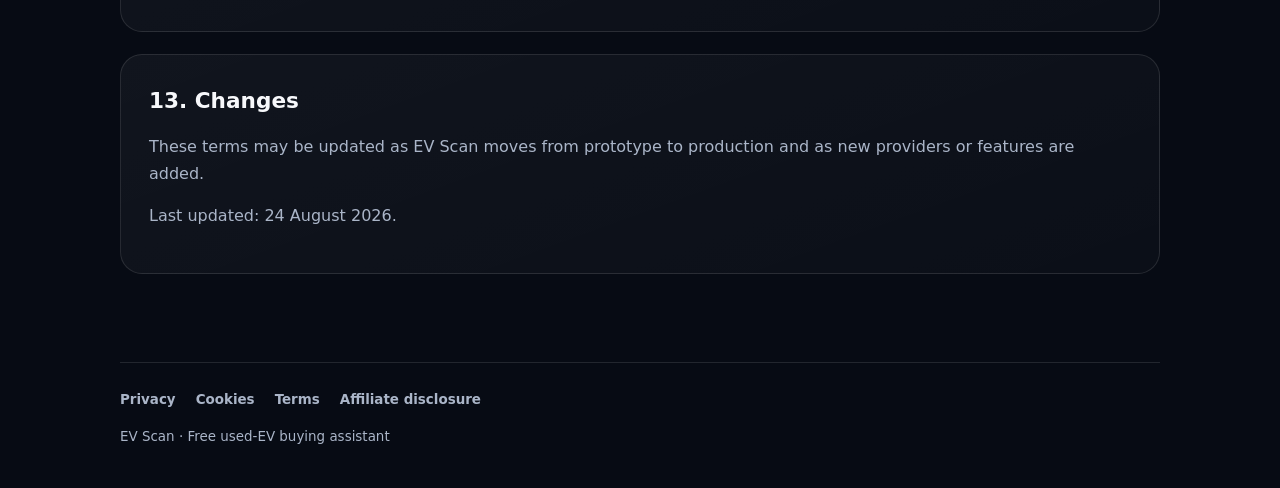
<file: terms.html>
<!doctype html><html lang="en"><head><meta charset="utf-8"><meta name="viewport" content="width=device-width,initial-scale=1"><meta name="description" content="EV Scan terms of use"><title>Terms of Use — EV Scan</title><link rel="stylesheet" href="/legal.css"></head><body><div class="legal-shell"><header class="legal-header"><a class="legal-brand" href="/"><span class="legal-brand-mark">⚡</span><span>EV Scan</span></a><a class="back-link" href="/">← Back to EV Scan</a></header><main class="legal-main"><div class="eyebrow">Using EV Scan</div><h1>Terms of Use</h1><p class="intro">EV Scan is a free buying-assistance tool designed to make used EV information easier to understand. Accounts are optional and exist to save useful information between visits; you do not need an account to use the core scanning experience.</p><section class="legal-section"><h2>1. Informational tool, not a guarantee</h2><p>EV Scan provides information, estimates, comparisons and buying prompts. It does not guarantee that a vehicle is safe, mechanically sound, accurately described, fairly priced or suitable for you.</p><p>A Deal Score, recommendation, battery confidence indicator, insurance estimate or similar output is an aid to decision-making, not a promise that you should buy or avoid a particular vehicle.</p></section><section class="legal-section"><h2>2. Verify important information</h2><p>Before purchasing a vehicle, you should independently verify important information and consider an appropriate physical inspection, test drive and provenance/finance/theft/write-off check. Where battery condition matters, obtain suitable battery evidence or an independent battery test rather than relying on an estimate alone.</p></section><section class="legal-section"><h2>3. Data can be missing, delayed or wrong</h2><p>EV Scan may use information supplied by users, sellers, public bodies and authorised third-party data providers. Data feeds can be incomplete, unavailable, delayed, incorrectly matched or changed after a report is generated.</p><p>When information is unavailable, EV Scan aims to show it as <strong>Unknown</strong> or <strong>Not available</strong> instead of inventing an answer. Verified, estimated and seller-supplied information should not be treated as equivalent.</p></section><section class="legal-section"><h2>4. Optional accounts</h2><p>You may create an account to save scans, maintain a shortlist, compare saved cars, store a driving profile, use My Garage and remember appearance preferences. Account features are optional and may change as the product develops.</p><p>You are responsible for keeping your sign-in details secure and for the accuracy of information you choose to save. EV Scan may limit or suspend access where necessary to protect the service from abuse or security threats.</p></section><section class="legal-section"><h2>5. My Garage and reminders</h2><p>My Garage can store dates such as MOT expiry, service dates, tax/vehicle-duty renewal dates and battery-warranty end dates. These reminders are convenience tools only. You remain responsible for checking official records, manufacturer information and legal deadlines.</p><p>An in-app or exported calendar reminder may be missing, delayed, dismissed by your device or based on a date you entered incorrectly. Do not rely on EV Scan as the sole method of meeting an MOT, tax, service, warranty or other deadline.</p></section><section class="legal-section"><h2>6. Battery and range information</h2><p>Battery State of Health can only be treated as measured when supported by appropriate evidence. Modelled battery-health ranges, degradation curves and real-world range figures are estimates and can vary materially with temperature, speed, driving style, charging behaviour, tyre/wheel specification, vehicle condition and other factors.</p></section><section class="legal-section"><h2>7. Insurance estimator</h2><p>Any insurance figure shown by EV Scan is an <strong>indicative estimate, not an insurance quote</strong>. Actual premiums depend on insurer underwriting, address, driver history, vehicle details, cover options, market conditions and other information. Do not rely on the estimate as confirmation that cover is available or what it will cost.</p></section><section class="legal-section"><h2>8. Marketplace listings and photos</h2><p>Listings, photos, prices and seller information remain the responsibility of the relevant marketplace, advertiser or seller. EV Scan does not own or sell the vehicles it analyses. A listing can change or disappear after a scan.</p></section><section class="legal-section"><h2>9. Partner and affiliate links</h2><p>Some links may be advertising or affiliate links. EV Scan may receive commission if you click or buy through certain clearly identified partner links. Commercial arrangements must not alter the Deal Score or the substantive buying verdict for a vehicle. See the <a href="/affiliate-disclosure.html">Affiliate Disclosure</a>.</p></section><section class="legal-section"><h2>10. Availability</h2><p>We aim to keep the service reliable, but EV Scan may be interrupted by maintenance, software faults, third-party outages, rate limits or changes to external APIs. We may change, suspend or remove features where necessary.</p></section><section class="legal-section"><h2>11. Acceptable use</h2><p>Do not misuse EV Scan, attempt to bypass security or rate limits, interfere with the service, submit unlawful content, or use the service to harvest or identify personal information about vehicle owners.</p></section><section class="legal-section"><h2>12. Liability</h2><p>Nothing in these terms excludes liability that cannot legally be excluded. Subject to that, EV Scan is provided as a free informational service and you remain responsible for your purchasing decisions and for independently verifying material information before committing money.</p></section><section class="legal-section"><h2>13. Changes</h2><p>These terms may be updated as EV Scan moves from prototype to production and as new providers or features are added.</p><p>Last updated: 24 August 2026.</p></section></main><footer class="legal-footer"><nav class="legal-links"><a href="/privacy.html">Privacy</a><a href="/cookies.html">Cookies</a><a href="/terms.html">Terms</a><a href="/affiliate-disclosure.html">Affiliate disclosure</a></nav><span>EV Scan · Free used-EV buying assistant</span></footer></div></body></html>
</file>
<file: admin.css>
:root{
  --bg:#070b15;--panel:#0e1524;--panel2:#111a2c;--panel3:#0a1020;--line:rgba(255,255,255,.08);
  --text:#f7f8fb;--muted:#96a3b6;--muted2:#67748a;--pink:#f50f5d;--pink2:#ff3f78;--green:#47d98c;
  --amber:#ffc459;--red:#ff6666;--cyan:#53d4ff;--radius:20px;--shadow:0 22px 65px rgba(0,0,0,.22)
}
*{box-sizing:border-box}html{background:var(--bg);color-scheme:dark}body{margin:0;background:radial-gradient(circle at 92% 0,rgba(245,15,93,.08),transparent 26%),var(--bg);color:var(--text);font-family:Inter,ui-sans-serif,system-ui,-apple-system,BlinkMacSystemFont,"Segoe UI",sans-serif;-webkit-font-smoothing:antialiased}button,input,select{font:inherit}button{cursor:pointer}a{color:inherit;text-decoration:none}.admin-app{min-height:100vh;display:grid;grid-template-columns:244px minmax(0,1fr)}
.admin-sidebar{position:sticky;top:0;height:100vh;padding:24px 18px 18px;border-right:1px solid var(--line);background:rgba(7,11,21,.96);display:flex;flex-direction:column;z-index:20}.admin-brand{height:58px;display:flex;align-items:center;gap:12px;padding:0 10px;margin-bottom:20px}.admin-brand>span:last-child{display:grid;gap:1px}.admin-brand b{font-size:1rem;letter-spacing:-.025em}.admin-brand small{color:var(--muted2);font-size:.65rem;text-transform:uppercase;letter-spacing:.14em;font-weight:800}.admin-brand-mark{width:38px;height:38px;border-radius:12px;position:relative;display:block;background:linear-gradient(135deg,#151d2e,#0c1220);border:1px solid rgba(255,255,255,.1);box-shadow:inset 0 0 24px rgba(245,15,93,.08)}.admin-brand-mark i{position:absolute;width:9px;height:9px;border-color:var(--pink);border-style:solid}.admin-brand-mark i:nth-child(1){left:7px;top:7px;border-width:2px 0 0 2px}.admin-brand-mark i:nth-child(2){right:7px;top:7px;border-width:2px 2px 0 0}.admin-brand-mark i:nth-child(3){left:7px;bottom:7px;border-width:0 0 2px 2px}.admin-brand-mark i:nth-child(4){right:7px;bottom:7px;border-width:0 2px 2px 0}.admin-brand-mark::after{content:"";position:absolute;left:17px;top:7px;width:4px;height:25px;border-radius:4px;background:linear-gradient(var(--pink2),var(--pink));transform:rotate(36deg);box-shadow:0 0 14px rgba(245,15,93,.4)}
.admin-nav{display:grid;gap:5px}.admin-nav-item{width:100%;min-height:45px;border:0;border-radius:12px;background:transparent;color:#8491a5;padding:0 12px;display:grid;grid-template-columns:24px 1fr auto;align-items:center;text-align:left;gap:8px;font-size:.78rem;transition:.18s}.admin-nav-item span{font-size:1rem;text-align:center}.admin-nav-item b{font-weight:730}.admin-nav-item:hover{background:rgba(255,255,255,.04);color:#e7ebf2}.admin-nav-item.is-active{background:linear-gradient(135deg,rgba(245,15,93,.14),rgba(245,15,93,.05));color:#fff;border:1px solid rgba(245,15,93,.16)}.admin-nav-item em{min-width:21px;height:21px;border-radius:999px;background:var(--pink);color:#fff;display:grid;place-items:center;font-size:.6rem;font-style:normal;font-weight:900}.admin-sidebar-foot{margin-top:auto;border-top:1px solid var(--line);padding-top:16px}.source-mini{display:grid;grid-template-columns:10px 1fr;gap:10px;align-items:center;padding:9px}.source-mini b,.source-mini small{display:block}.source-mini b{font-size:.68rem}.source-mini small{color:var(--muted2);font-size:.61rem;margin-top:2px}.status-dot{width:8px;height:8px;border-radius:50%;background:var(--green);box-shadow:0 0 0 5px rgba(71,217,140,.08)}.status-dot.is-waiting{background:var(--amber);box-shadow:0 0 0 5px rgba(255,196,89,.08)}.status-dot.is-bad{background:var(--red);box-shadow:0 0 0 5px rgba(255,102,102,.08)}.admin-lock{width:100%;margin-top:8px;min-height:38px;border-radius:10px;border:1px solid var(--line);background:rgba(255,255,255,.025);color:var(--muted);font-size:.65rem;font-weight:750}
.admin-main{min-width:0;padding:0 30px 36px;max-width:1620px;width:100%;margin:0 auto}.admin-topbar{min-height:98px;border-bottom:1px solid var(--line);display:flex;align-items:center;justify-content:space-between;gap:20px;margin-bottom:24px}.page-kicker,.card-kicker{display:block;color:var(--pink2);font-size:.62rem;font-weight:900;text-transform:uppercase;letter-spacing:.12em}.admin-topbar h1{margin:5px 0 0;font-size:1.9rem;letter-spacing:-.045em}.topbar-actions{display:flex;gap:9px;align-items:center}.range-picker{height:42px;display:flex;align-items:center;gap:7px;padding:0 7px 0 12px;border:1px solid var(--line);border-radius:11px;background:rgba(255,255,255,.025);color:var(--muted);font-size:.68rem}.range-picker select{height:30px;border:0;outline:0;background:#111a2c;color:#fff;border-radius:8px;padding:0 8px;font-weight:750}.refresh-button{height:42px;padding:0 15px;border-radius:11px;border:1px solid var(--line);background:#111a2c;color:#fff;font-weight:800;font-size:.69rem}.refresh-button span{margin-right:5px}.system-banner{display:grid;grid-template-columns:10px 1fr;gap:13px;align-items:start;border:1px solid rgba(255,196,89,.16);background:rgba(255,196,89,.055);padding:14px 16px;border-radius:14px;margin-bottom:18px}.system-banner b{font-size:.75rem}.system-banner p{margin:3px 0 0;color:var(--muted);font-size:.68rem;line-height:1.45}.admin-view{display:none}.admin-view.is-active{display:block}.admin-card{background:linear-gradient(155deg,rgba(255,255,255,.04),rgba(255,255,255,.015));border:1px solid var(--line);border-radius:var(--radius);box-shadow:var(--shadow)}
.health-hero{min-height:174px;padding:24px 26px;display:grid;grid-template-columns:auto 1fr auto;align-items:center;gap:24px;position:relative;overflow:hidden}.health-hero::before{content:"";position:absolute;width:320px;height:260px;border-radius:50%;background:rgba(245,15,93,.09);filter:blur(70px);left:-120px;top:-140px}.health-ring{--health:0;width:112px;height:112px;border-radius:50%;display:grid;place-items:center;background:conic-gradient(var(--green) calc(var(--health)*1%),rgba(255,255,255,.07) 0);position:relative}.health-ring::after{content:"";position:absolute;inset:9px;border-radius:inherit;background:#0d1423;border:1px solid rgba(255,255,255,.04)}.health-ring span{position:relative;z-index:2;display:flex;align-items:baseline;gap:3px}.health-ring b{font-size:2rem;letter-spacing:-.08em}.health-ring small{color:var(--muted2);font-size:.6rem}.health-copy{position:relative;z-index:1}.health-copy h2{margin:7px 0 7px;font-size:1.55rem;letter-spacing:-.04em}.health-copy p{margin:0;color:var(--muted);font-size:.76rem;line-height:1.55;max-width:700px}.health-flags{display:flex;gap:7px;flex-wrap:wrap;justify-content:flex-end}.health-flags span{display:flex;align-items:center;gap:8px;height:36px;padding:0 11px;border-radius:10px;border:1px solid var(--line);background:#0a1020;color:#c5cdda;font-size:.64rem;font-weight:760}.health-flags .status-dot{width:6px;height:6px}
.kpi-grid{display:grid;grid-template-columns:repeat(4,minmax(0,1fr));gap:13px;margin-top:13px}.kpi-grid.three{grid-template-columns:repeat(3,minmax(0,1fr));margin-bottom:14px}.kpi-card{padding:19px 20px;min-height:142px;position:relative;overflow:hidden}.kpi-head{display:flex;justify-content:space-between;align-items:center}.kpi-head span,.kpi-card>span{color:var(--muted);font-size:.67rem;font-weight:760}.kpi-head i{font-style:normal;color:var(--pink2);font-size:.85rem}.kpi-card strong{display:block;font-size:2rem;letter-spacing:-.06em;margin:13px 0 3px}.kpi-card small{display:block;color:var(--muted2);font-size:.61rem}.mini-spark{position:absolute;right:15px;bottom:13px;width:84px;height:30px;opacity:.9}.mini-spark svg{width:100%;height:100%;overflow:visible}.mini-spark path{fill:none;stroke:var(--pink);stroke-width:2.2;stroke-linecap:round;stroke-linejoin:round}
.overview-grid{display:grid;grid-template-columns:repeat(3,minmax(0,1fr));gap:13px;margin-top:13px}.span-2{grid-column:span 2}.chart-card{padding:22px}.card-heading{display:flex;align-items:flex-start;justify-content:space-between;gap:18px;margin-bottom:18px}.card-heading h2{margin:6px 0 0;font-size:1.08rem;letter-spacing:-.035em}.chart-legend{display:flex;gap:14px;color:var(--muted);font-size:.6rem}.chart-legend span{display:flex;align-items:center;gap:6px}.legend-dot{width:7px;height:7px;border-radius:50%;display:inline-block}.legend-dot.visitors{background:var(--cyan)}.legend-dot.scans{background:var(--pink)}.main-chart{height:285px;position:relative}.main-chart svg{width:100%;height:100%;overflow:visible}.chart-grid-line{stroke:rgba(255,255,255,.055);stroke-width:1}.chart-path-page{fill:none;stroke:var(--cyan);stroke-width:3;stroke-linecap:round;stroke-linejoin:round}.chart-path-scan{fill:none;stroke:var(--pink);stroke-width:3;stroke-linecap:round;stroke-linejoin:round}.chart-area{fill:url(#adminChartArea)}.chart-axis-label{fill:#647188;font-size:10px}.action-card,.funnel-card,.overview-grid>.admin-card:not(.chart-card){padding:22px}.ai-pill,.live-pill{height:27px;border-radius:999px;padding:0 9px;display:inline-flex;align-items:center;gap:7px;color:#ffbfd3;background:rgba(245,15,93,.08);border:1px solid rgba(245,15,93,.15);font-size:.55rem;font-weight:850;text-transform:uppercase;letter-spacing:.07em}.insight-list{display:grid;gap:9px}.insight-item{display:grid;grid-template-columns:29px 1fr;gap:10px;padding:11px;border:1px solid var(--line);background:#0a1020;border-radius:12px}.insight-item>i{width:29px;height:29px;border-radius:9px;display:grid;place-items:center;background:rgba(245,15,93,.1);color:var(--pink2);font-style:normal;font-size:.65rem;font-weight:900}.insight-item b,.insight-item span{display:block}.insight-item b{font-size:.7rem}.insight-item span{margin-top:3px;color:var(--muted);font-size:.62rem;line-height:1.45}.insight-item.good>i{background:rgba(71,217,140,.09);color:var(--green)}.insight-item.warn>i{background:rgba(255,196,89,.09);color:var(--amber)}.funnel{display:grid;gap:9px}.funnel-row{display:grid;grid-template-columns:102px 1fr 45px;gap:9px;align-items:center}.funnel-row span{color:var(--muted);font-size:.62rem}.funnel-track{height:28px;border-radius:8px;background:#0a1020;overflow:hidden;border:1px solid rgba(255,255,255,.035)}.funnel-fill{height:100%;border-radius:7px;background:linear-gradient(90deg,rgba(245,15,93,.35),var(--pink));min-width:2px}.funnel-row b{text-align:right;font-size:.67rem}.rank-list,.bar-list,.api-list,.error-list,.activity-list{display:grid;gap:8px}.rank-row{display:grid;grid-template-columns:28px minmax(0,1fr) auto;gap:9px;align-items:center;padding:9px 0;border-bottom:1px solid rgba(255,255,255,.045)}.rank-row:last-child{border-bottom:0}.rank-no{width:25px;height:25px;border-radius:8px;background:#0a1020;display:grid;place-items:center;color:var(--muted2);font-size:.59rem;font-weight:900}.rank-row b,.rank-row small{display:block}.rank-row b{font-size:.69rem}.rank-row small{color:var(--muted2);font-size:.58rem;margin-top:2px}.rank-row>strong{font-size:.72rem}.bar-row{display:grid;grid-template-columns:minmax(85px,115px) 1fr 36px;gap:8px;align-items:center}.bar-row span{color:var(--muted);font-size:.6rem;white-space:nowrap;overflow:hidden;text-overflow:ellipsis}.bar-track{height:8px;border-radius:999px;background:#0a1020;overflow:hidden}.bar-track i{display:block;height:100%;border-radius:inherit;background:linear-gradient(90deg,var(--pink),var(--pink2))}.bar-row b{text-align:right;font-size:.61rem}.text-action{border:0;background:transparent;color:var(--pink2);font-size:.6rem;font-weight:850;padding:4px}
.section-intro{display:flex;justify-content:space-between;align-items:end;gap:20px;margin:9px 0 19px}.section-intro h2{margin:7px 0 6px;font-size:1.75rem;letter-spacing:-.045em}.section-intro p{margin:0;color:var(--muted);font-size:.73rem;line-height:1.55;max-width:720px}.section-intro.split{align-items:center}.two-column-grid{display:grid;grid-template-columns:1fr 1fr;gap:13px}.two-column-grid>.admin-card,.traffic-grid>.admin-card{padding:22px}.rank-list.large .rank-row{padding:12px 0}.api-row{display:grid;grid-template-columns:minmax(0,1fr) repeat(3,auto);gap:14px;align-items:center;padding:12px;border:1px solid var(--line);border-radius:12px;background:#0a1020}.api-row b,.api-row small{display:block}.api-row b{font-size:.72rem}.api-row small{color:var(--muted2);font-size:.58rem;margin-top:3px}.api-stat{text-align:right}.api-stat span{display:block;color:var(--muted2);font-size:.52rem;text-transform:uppercase;letter-spacing:.06em}.api-stat strong{display:block;margin-top:3px;font-size:.68rem}.review-summary{min-width:165px;padding:14px 17px;border:1px solid var(--line);border-radius:15px;background:#0a1020}.review-summary span,.review-summary small{display:block;color:var(--muted);font-size:.58rem}.review-summary strong{display:block;font-size:1.7rem;margin:4px 0 2px;color:var(--amber)}.review-toolbar{padding:14px 16px;display:flex;align-items:center;justify-content:space-between;gap:15px;margin-bottom:13px}.review-toolbar b,.review-toolbar span{display:block}.review-toolbar b{font-size:.72rem}.review-toolbar span{color:var(--muted2);font-size:.59rem;margin-top:2px}.review-filters{display:flex;gap:5px}.review-filters button{min-height:32px;padding:0 10px;border-radius:8px;border:1px solid var(--line);background:transparent;color:var(--muted);font-size:.58rem;font-weight:800}.review-filters button.is-active{background:var(--pink);border-color:var(--pink);color:#fff}.review-grid{display:grid;grid-template-columns:repeat(3,minmax(0,1fr));gap:12px}.review-card{padding:18px;min-width:0}.review-card-head{display:flex;justify-content:space-between;gap:12px}.review-stars{color:var(--amber);letter-spacing:.04em;font-size:.75rem}.review-status{padding:5px 7px;border-radius:999px;background:rgba(255,196,89,.07);color:#ffd27a;border:1px solid rgba(255,196,89,.14);font-size:.5rem;font-weight:850;text-transform:uppercase;letter-spacing:.07em}.review-status.approved{background:rgba(71,217,140,.07);color:var(--green);border-color:rgba(71,217,140,.13)}.review-status.hidden{background:rgba(255,102,102,.07);color:#ff8b8b;border-color:rgba(255,102,102,.13)}.review-card blockquote{margin:14px 0;color:#e3e7ee;font-size:.72rem;line-height:1.55}.review-meta{color:var(--muted2);font-size:.58rem;display:grid;gap:3px}.review-actions{display:flex;flex-wrap:wrap;gap:5px;margin-top:14px}.review-actions button{height:30px;border-radius:8px;padding:0 9px;border:1px solid var(--line);background:#0a1020;color:#d5dbe5;font-size:.55rem;font-weight:800}.review-actions button.approve{background:rgba(71,217,140,.09);color:var(--green);border-color:rgba(71,217,140,.15)}.review-actions button.danger{color:#ff8a8a}.traffic-grid{display:grid;grid-template-columns:1.2fr .8fr .8fr;gap:13px}.table-wrap{overflow:auto}table{width:100%;border-collapse:collapse}th,td{text-align:left;padding:11px 8px;border-bottom:1px solid rgba(255,255,255,.05);font-size:.63rem}th{color:var(--muted2);text-transform:uppercase;letter-spacing:.07em;font-size:.52rem}td:first-child{max-width:420px;overflow:hidden;text-overflow:ellipsis;white-space:nowrap}.donut-wrap{display:grid;grid-template-columns:135px 1fr;gap:17px;align-items:center}.donut{--mobile:0;--desktop:0;width:130px;height:130px;border-radius:50%;background:conic-gradient(var(--pink) 0 calc(var(--mobile)*1%),var(--cyan) calc(var(--mobile)*1%) calc((var(--mobile) + var(--desktop))*1%),#293247 0);display:grid;place-items:center;position:relative}.donut::after{content:"";position:absolute;inset:16px;background:#0d1423;border-radius:inherit}.donut span{position:relative;z-index:2;font-size:1rem;font-weight:900}.donut-legend{display:grid;gap:8px}.donut-legend div{display:grid;grid-template-columns:8px 1fr auto;gap:7px;align-items:center;font-size:.59rem}.donut-legend i{width:7px;height:7px;border-radius:50%;background:var(--pink)}.donut-legend div:nth-child(2) i{background:var(--cyan)}.donut-legend div:nth-child(3) i{background:#293247}.donut-legend span{color:var(--muted)}.health-grid{align-items:start}.danger-count{min-width:28px;height:28px;border-radius:9px;background:rgba(255,102,102,.08);color:#ff8a8a;display:grid;place-items:center;font-size:.6rem;font-weight:900}.error-row{display:grid;grid-template-columns:10px 1fr auto;gap:10px;align-items:start;padding:10px;border:1px solid var(--line);border-radius:11px;background:#0a1020}.error-row>i{width:8px;height:8px;border-radius:50%;background:var(--red);margin-top:4px}.error-row b,.error-row span{display:block}.error-row b{font-size:.66rem}.error-row span{margin-top:3px;color:var(--muted2);font-size:.56rem}.error-row time{color:var(--muted2);font-size:.54rem;white-space:nowrap}.activity-card{padding:18px}.activity-row{display:grid;grid-template-columns:13px 92px minmax(0,1fr) auto;gap:12px;align-items:start;padding:11px 8px;border-bottom:1px solid rgba(255,255,255,.05)}.activity-row:last-child{border-bottom:0}.activity-row>i{width:9px;height:9px;border-radius:50%;background:var(--cyan);margin-top:4px}.activity-row.scan>i{background:var(--pink)}.activity-row.review>i{background:var(--amber)}.activity-row.error>i{background:var(--red)}.activity-row time{color:var(--muted2);font-size:.57rem}.activity-row b,.activity-row span{display:block}.activity-row b{font-size:.67rem}.activity-row span{margin-top:3px;color:var(--muted);font-size:.58rem}.activity-row em{font-style:normal;color:var(--muted2);font-size:.55rem}.live-pill i{width:6px;height:6px;border-radius:50%;background:var(--green);box-shadow:0 0 0 4px rgba(71,217,140,.08)}.admin-footer{padding:30px 4px 0;display:flex;justify-content:space-between;gap:20px;color:var(--muted2);font-size:.55rem}.empty-state{min-height:160px;display:grid;place-items:center;text-align:center;align-content:center;gap:5px;color:var(--muted2);padding:22px}.empty-state.compact{min-height:105px;padding:12px}.empty-state b{color:#c8d0dc;font-size:.7rem}.empty-state span{max-width:350px;font-size:.59rem;line-height:1.5}
.login-overlay{position:fixed;inset:0;z-index:100;background:rgba(4,7,13,.86);backdrop-filter:blur(16px);display:grid;place-items:center;padding:20px}.login-overlay[hidden]{display:none}.login-card{width:min(430px,100%);padding:30px;border:1px solid var(--line);border-radius:24px;background:#0d1423;box-shadow:0 30px 100px rgba(0,0,0,.45)}.login-mark{margin-bottom:20px}.login-card h2{font-size:1.8rem;letter-spacing:-.05em;margin:7px 0 8px}.login-card p{color:var(--muted);font-size:.71rem;line-height:1.55;margin:0 0 20px}.login-card label{display:grid;gap:7px;color:#c7cfdb;font-size:.63rem;font-weight:750}.login-card input{width:100%;height:48px;border-radius:12px;border:1px solid var(--line);background:#080e1a;color:#fff;padding:0 13px;outline:none}.login-card input:focus{border-color:rgba(245,15,93,.45);box-shadow:0 0 0 3px rgba(245,15,93,.08)}.login-card button{width:100%;height:48px;border:0;border-radius:12px;background:linear-gradient(135deg,var(--pink),#ff3475);color:#fff;font-weight:850;margin-top:10px}.login-card small{display:block;color:var(--muted2);font-size:.57rem;line-height:1.5;margin-top:13px}
@media(max-width:1150px){.admin-app{grid-template-columns:84px minmax(0,1fr)}.admin-sidebar{padding-inline:12px}.admin-brand{justify-content:center;padding:0}.admin-brand>span:last-child,.admin-nav-item b,.source-mini div,.admin-lock{display:none}.admin-nav-item{grid-template-columns:1fr;justify-items:center;padding:0}.admin-nav-item em{position:absolute;margin-left:29px;margin-top:-25px}.overview-grid{grid-template-columns:1fr 1fr}.traffic-grid{grid-template-columns:1fr 1fr}.traffic-grid .span-2{grid-column:span 2}.review-grid{grid-template-columns:1fr 1fr}.health-flags{display:grid}}
@media(max-width:820px){.admin-app{display:block}.admin-sidebar{position:fixed;left:0;right:0;bottom:0;top:auto;width:auto;height:69px;border-right:0;border-top:1px solid var(--line);padding:8px 12px;background:rgba(7,11,21,.97);z-index:50}.admin-brand,.admin-sidebar-foot{display:none}.admin-nav{display:grid;grid-template-columns:repeat(6,1fr);gap:3px}.admin-nav-item{min-height:51px;border-radius:10px;display:grid;grid-template-columns:1fr;gap:2px;place-items:center;font-size:.55rem;padding:3px}.admin-nav-item b{display:block;font-size:.51rem}.admin-nav-item span{font-size:.85rem}.admin-nav-item em{margin:0;position:absolute;transform:translate(12px,-13px)}.admin-main{padding:0 15px 100px}.admin-topbar{min-height:88px}.admin-topbar h1{font-size:1.55rem}.range-picker span{display:none}.refresh-button{width:42px;padding:0;font-size:0}.refresh-button span{font-size:1rem;margin:0}.health-hero{grid-template-columns:auto 1fr;gap:16px;padding:20px}.health-ring{width:86px;height:86px}.health-ring b{font-size:1.5rem}.health-flags{grid-column:1/-1;display:flex;justify-content:flex-start}.kpi-grid,.kpi-grid.three{grid-template-columns:1fr 1fr}.overview-grid,.two-column-grid,.traffic-grid{grid-template-columns:1fr}.span-2,.traffic-grid .span-2{grid-column:auto}.review-grid{grid-template-columns:1fr}.section-intro.split{align-items:flex-start}.review-toolbar{display:grid}.review-filters{overflow:auto}.donut-wrap{grid-template-columns:120px 1fr}.main-chart{height:230px}.admin-footer{display:grid}.activity-row{grid-template-columns:10px 68px 1fr}.activity-row em{display:none}}
@media(max-width:520px){.admin-main{padding-inline:12px}.admin-topbar{gap:10px}.page-kicker{font-size:.52rem}.topbar-actions{gap:5px}.range-picker{padding:0 5px}.range-picker select{font-size:.6rem}.health-hero{grid-template-columns:1fr;text-align:left}.health-ring{width:80px;height:80px}.health-flags{grid-column:auto}.health-copy h2{font-size:1.25rem}.kpi-grid,.kpi-grid.three{grid-template-columns:1fr 1fr;gap:8px}.kpi-card{padding:15px;min-height:125px}.kpi-card strong{font-size:1.65rem}.overview-grid{gap:9px}.chart-card,.action-card,.funnel-card,.overview-grid>.admin-card:not(.chart-card),.two-column-grid>.admin-card,.traffic-grid>.admin-card{padding:16px}.card-heading{margin-bottom:14px}.card-heading h2{font-size:.95rem}.chart-legend{display:none}.section-intro h2{font-size:1.45rem}.review-summary{min-width:130px}.api-row{grid-template-columns:1fr 1fr}.api-row>div:first-child{grid-column:1/-1}.review-toolbar{padding:12px}.review-filters button{padding-inline:8px}.funnel-row{grid-template-columns:82px 1fr 38px}.bar-row{grid-template-columns:85px 1fr 30px}.donut-wrap{grid-template-columns:105px 1fr}.donut{width:105px;height:105px}.activity-row{grid-template-columns:9px 60px 1fr;gap:8px}.admin-nav-item b{font-size:.46rem}}
</file>
<file: legal.css>
:root{--bg:#070b14;--panel:#101623;--panel2:#0c1220;--text:#f7f8fb;--muted:#aab5c8;--border:rgba(255,255,255,.11);--pink:#ff1764;--green:#4bdd92;--amber:#ffc45a}*{box-sizing:border-box}html{color-scheme:dark}body{margin:0;background:radial-gradient(circle at 80% 0%,rgba(255,23,100,.09),transparent 32%),var(--bg);color:var(--text);font-family:Inter,ui-sans-serif,system-ui,-apple-system,BlinkMacSystemFont,"Segoe UI",sans-serif;line-height:1.65}.legal-shell{width:min(1040px,calc(100% - 36px));margin:auto}.legal-header{display:flex;align-items:center;justify-content:space-between;gap:20px;padding:22px 0;border-bottom:1px solid var(--border)}.legal-brand{display:flex;align-items:center;gap:10px;color:#fff;text-decoration:none;font-weight:900;font-size:1.05rem}.legal-brand-mark{width:34px;height:34px;border-radius:11px;background:linear-gradient(135deg,var(--pink),#ff4c8b);display:grid;place-items:center;box-shadow:0 0 24px rgba(255,23,100,.28)}.back-link{color:var(--muted);text-decoration:none;font-weight:750}.back-link:hover,.legal-links a:hover{color:#fff}.legal-main{padding:72px 0 88px}.eyebrow{color:#ff4f89;text-transform:uppercase;font-size:.76rem;font-weight:900;letter-spacing:.14em}.legal-main h1{font-size:clamp(2.5rem,7vw,5rem);line-height:.98;letter-spacing:-.055em;margin:12px 0 20px}.intro{font-size:1.08rem;color:var(--muted);max-width:760px}.legal-note{margin:28px 0;padding:18px 20px;border:1px solid rgba(255,196,90,.25);background:rgba(255,196,90,.08);border-radius:16px;color:#f5dba8}.legal-section{margin-top:22px;padding:28px;border:1px solid var(--border);border-radius:22px;background:linear-gradient(160deg,rgba(255,255,255,.045),rgba(255,255,255,.018))}.legal-section h2{margin:0 0 12px;font-size:1.35rem}.legal-section h3{margin:22px 0 8px;font-size:1rem}.legal-section p,.legal-section li{color:var(--muted)}.legal-section strong{color:#fff}.legal-section ul{padding-left:20px}.legal-section a{color:#ff6b9b}.status-grid{display:grid;grid-template-columns:repeat(2,minmax(0,1fr));gap:12px;margin-top:14px}.status-item{border:1px solid var(--border);border-radius:14px;padding:14px;background:var(--panel2)}.status-item b{display:block;margin-bottom:4px}.status-good{color:var(--green)}.status-amber{color:var(--amber)}.legal-footer{border-top:1px solid var(--border);padding:26px 0 40px;color:var(--muted);font-size:.84rem}.legal-links{display:flex;flex-wrap:wrap;gap:14px 20px;margin-bottom:14px}.legal-links a{color:var(--muted);text-decoration:none;font-weight:700}@media(max-width:650px){.legal-shell{width:min(100% - 28px,1040px)}.legal-header{padding:16px 0}.legal-main{padding:48px 0 64px}.legal-section{padding:21px;border-radius:18px}.status-grid{grid-template-columns:1fr}.back-link{font-size:.85rem}}
</file>
